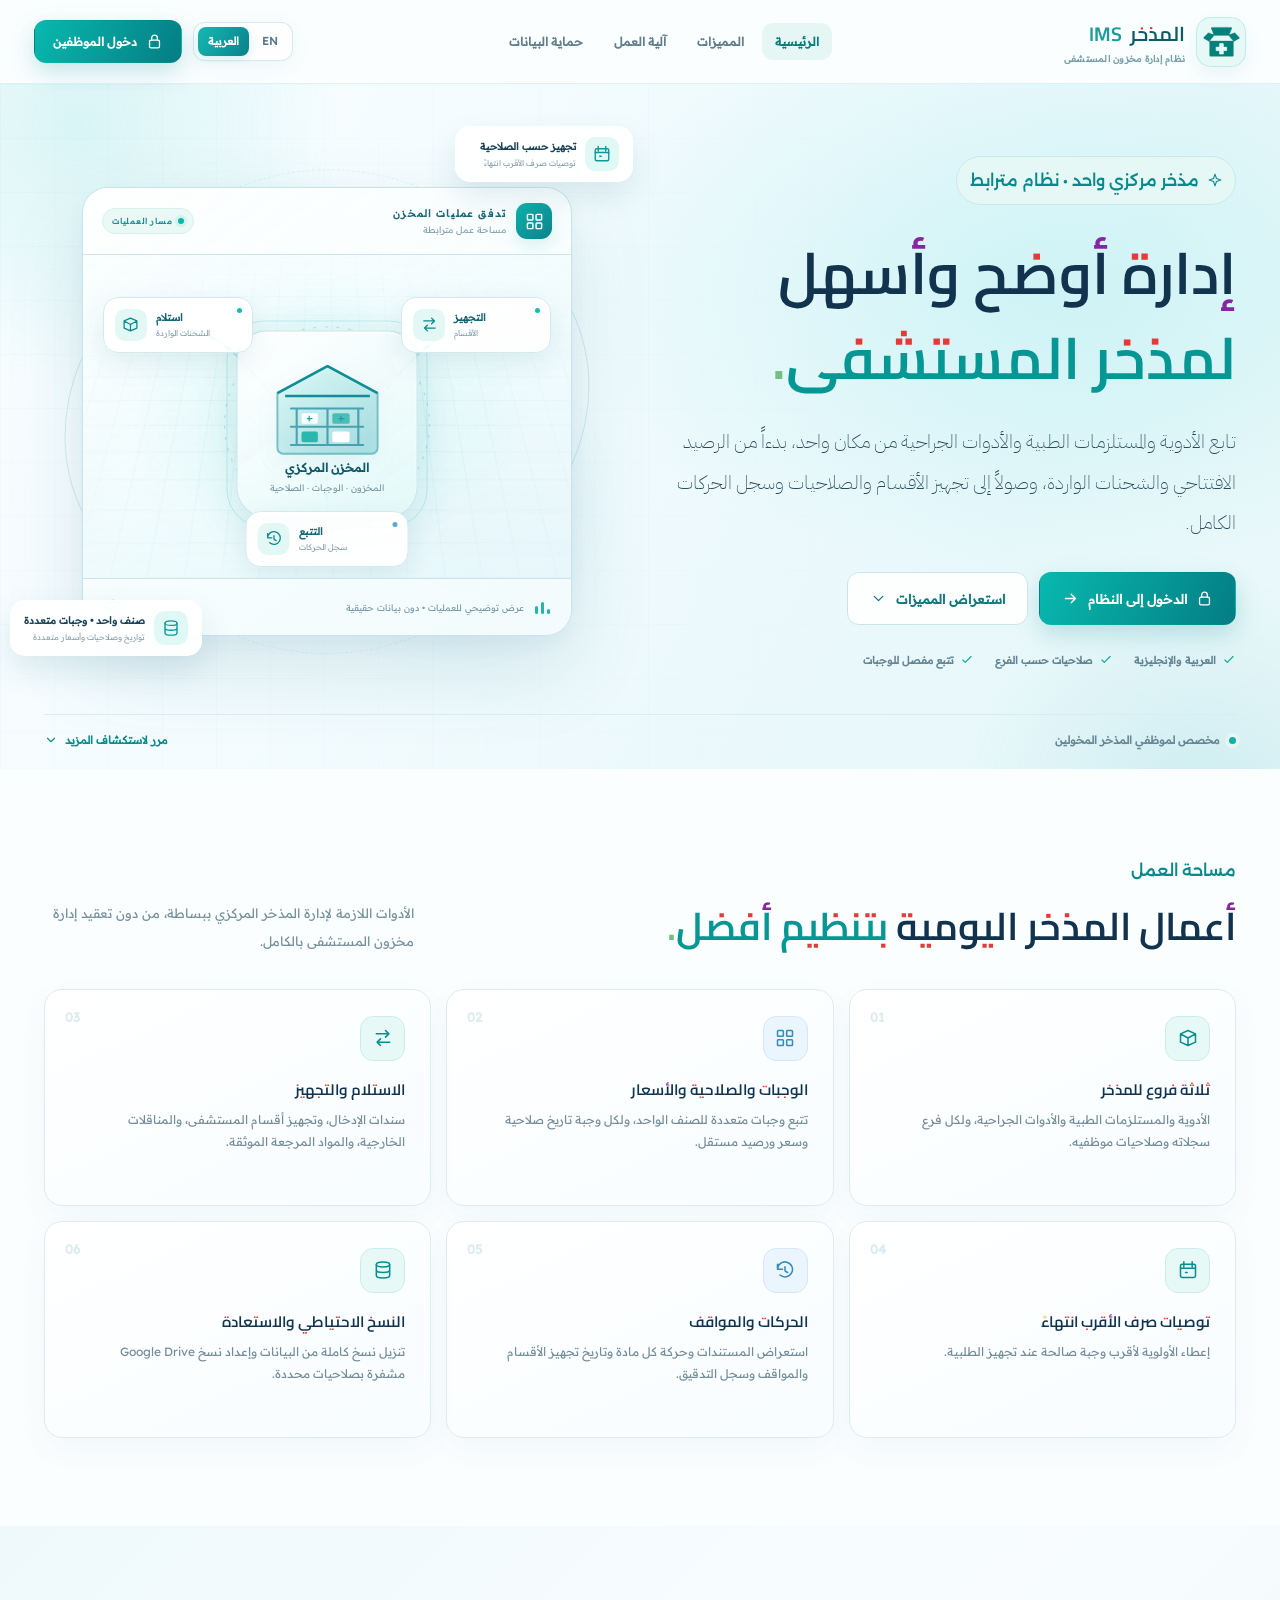
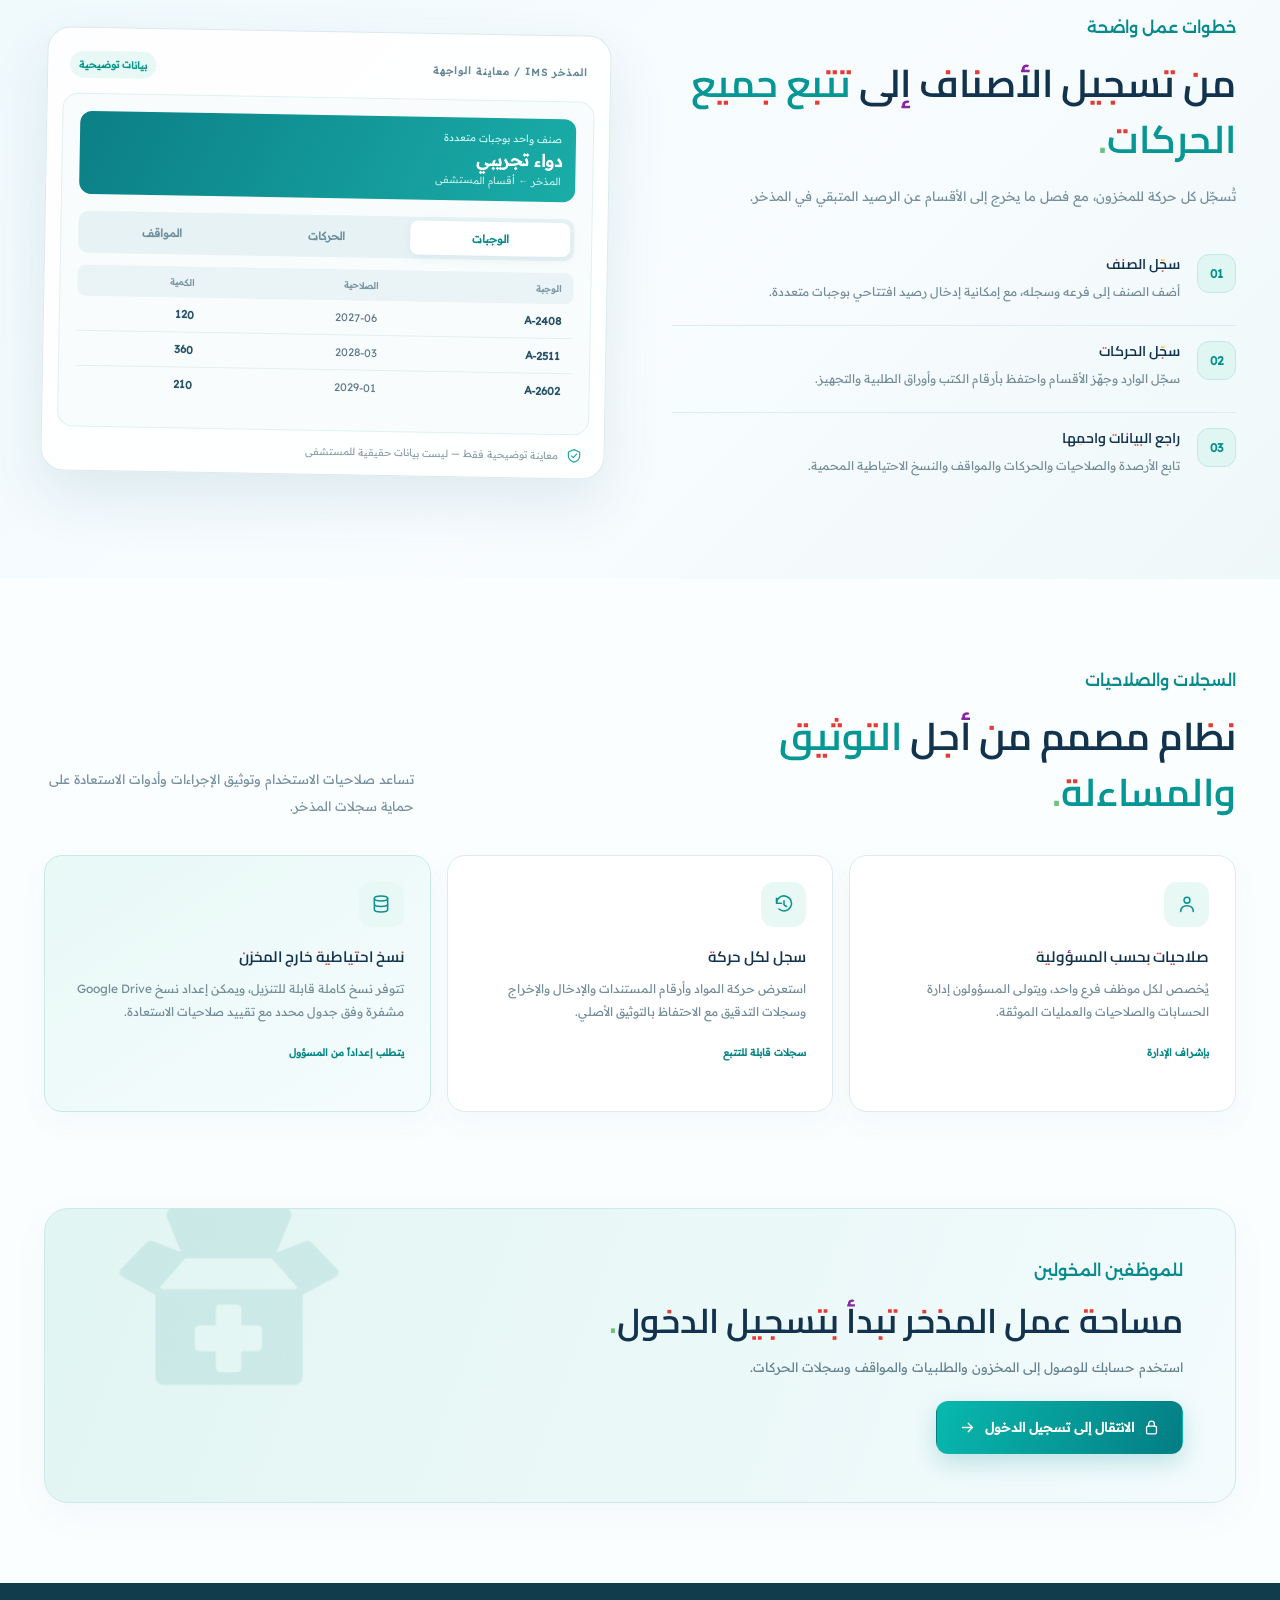
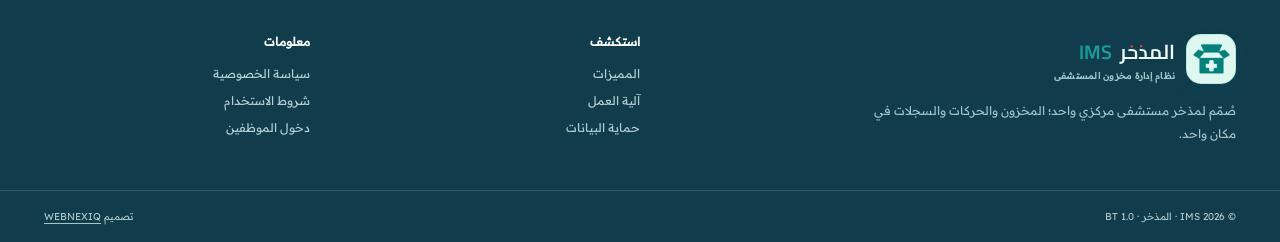
<file: static/index.html>
<!DOCTYPE html><html lang="ar" dir="rtl"><head><meta charset="UTF-8"><meta name="viewport" content="width=device-width,initial-scale=1"><meta name="theme-color" content="#eefafb"><link rel="icon" type="image/png" href="/static/favicon.png"><link rel="stylesheet" href="/static/marketing.css?v=bt1.0"><link rel="stylesheet" href="/static/language.css?v=bt1.0"><meta name="description" content="The central warehouse management system for medication, medical supplies and surgical instruments."><title>IMS — Hospital Warehouse</title><script>try{const l=localStorage.getItem('hospital-warehouse-language');if(l==='en'){document.documentElement.lang='en';document.documentElement.dir='ltr'}}catch(e){}document.documentElement.classList.add('i18n-pending');</script><link rel="stylesheet" href="/static/ims-typography.css?v=bt1.0"></head><body class="marketing-page home"><svg xmlns="http://www.w3.org/2000/svg" class="icon-defs" aria-hidden="true">
<symbol id="m-arrow" viewBox="0 0 24 24"><path d="M5 12h14m-6-6 6 6-6 6"/></symbol>
<symbol id="m-chev" viewBox="0 0 24 24"><path d="m6 9 6 6 6-6"/></symbol>
<symbol id="m-box" viewBox="0 0 24 24"><path d="m3 7 9-4 9 4v10l-9 4-9-4V7Zm0 0 9 5 9-5M12 12v9"/></symbol>
<symbol id="m-move" viewBox="0 0 24 24"><path d="M4 7h15l-4-4m4 4-4 4M20 17H5l4-4m-4 4 4 4"/></symbol>
<symbol id="m-calendar" viewBox="0 0 24 24"><rect x="3" y="5" width="18" height="16" rx="2"/><path d="M7 2v6m10-6v6M3 10h18m-12 5h2"/></symbol>
<symbol id="m-shield" viewBox="0 0 24 24"><path d="m12 2 9 4v6c0 5-3.4 8.5-9 10-5.6-1.5-9-5-9-10V6l9-4Z"/><path d="m8 12 3 3 5-6"/></symbol>
<symbol id="m-history" viewBox="0 0 24 24"><path d="M3 11a9 9 0 1 1 3 7M3 5v6h6m3-3v5l3 2"/></symbol>
<symbol id="m-database" viewBox="0 0 24 24"><ellipse cx="12" cy="5.5" rx="8" ry="3"/><path d="M4 5.5v13c0 4 16 4 16 0v-13M4 12c0 4 16 4 16 0"/></symbol>
<symbol id="m-user" viewBox="0 0 24 24"><circle cx="12" cy="7.5" r="3.5"/><path d="M4.5 21c0-4.5 3-7 7.5-7s7.5 2.5 7.5 7"/></symbol>
<symbol id="m-grid" viewBox="0 0 24 24"><rect x="3" y="3" width="7" height="7" rx="1"/><rect x="14" y="3" width="7" height="7" rx="1"/><rect x="3" y="14" width="7" height="7" rx="1"/><rect x="14" y="14" width="7" height="7" rx="1"/></symbol>
<symbol id="m-check" viewBox="0 0 24 24"><path d="m5 12 4 4L19 6"/></symbol>
<symbol id="m-lock" viewBox="0 0 24 24"><rect x="5" y="10" width="14" height="11" rx="2"/><path d="M8 10V7a4 4 0 0 1 8 0v3"/></symbol>
<symbol id="m-menu" viewBox="0 0 24 24"><path d="M4 6h16M4 12h16M4 18h16"/></symbol>
<symbol id="m-file" viewBox="0 0 24 24"><path d="M6 2h8l5 5v15H6a2 2 0 0 1-2-2V4a2 2 0 0 1 2-2Zm8 0v6h5M8 13h8M8 17h6"/></symbol>
<symbol id="m-spark" viewBox="0 0 24 24"><path d="m12 2 2.5 7.5L22 12l-7.5 2.5L12 22l-2.5-7.5L2 12l7.5-2.5Z"/></symbol>
</svg><header class="site-header"><div class="header-inner"><a class="m-brand" href="#home" aria-label="IMS Home"><span class="m-brand-badge"><img src="/static/ims-icon.png" alt="" width="46" height="46"></span><span class="m-brand-copy"><strong translate="no">المذخر <em>IMS</em></strong><small>Hospital inventory system</small></span></a><nav class="site-nav" id="siteNav" aria-label="Site navigation"><a href="#home" data-section="home">Home</a><a href="#features" data-section="features">Features</a><a href="#workflow" data-section="workflow">Workflow</a><a href="#protection" data-section="protection">Data protection</a></nav><div class="header-actions"><div class="language-switch" data-lang-switcher role="group" aria-label="Interface language"><button type="button" data-language="ar" aria-pressed="true" translate="no">العربية</button><button type="button" data-language="en" aria-pressed="false" translate="no">EN</button></div><a class="btn btn-primary head-login" href="/login.html"><svg class="ic " aria-hidden="true"><use href="#m-lock"/></svg><span>Staff login</span></a><button class="menu-trigger" type="button" aria-controls="siteNav" aria-expanded="false" aria-label="Toggle navigation"><svg class="ic " aria-hidden="true"><use href="#m-menu"/></svg></button></div></div></header><main>
<section class="hero section-anchor" id="home"><div class="glow glow-a"></div><div class="glow glow-b"></div><div class="container hero-layout"><div class="hero-copy"><div class="eyebrow"><svg class="ic " aria-hidden="true"><use href="#m-spark"/></svg> ONE CENTRAL WAREHOUSE • ONE CONNECTED SYSTEM</div><h1>A clearer way to run your <span>hospital warehouse.</span></h1><p class="hero-intro">Manage medications, medical supplies, and surgical instruments in one organized workspace—from opening balances and incoming shipments to department distribution, expiry dates and full movement history.</p><div class="hero-cta"><a class="btn btn-primary btn-lg" href="/login.html"><svg class="ic " aria-hidden="true"><use href="#m-lock"/></svg> Enter the system <svg class="ic " aria-hidden="true"><use href="#m-arrow"/></svg></a><a class="btn btn-soft btn-lg" href="#features">Explore features <svg class="ic " aria-hidden="true"><use href="#m-chev"/></svg></a></div><div class="hero-trust"><span><svg class="ic " aria-hidden="true"><use href="#m-check"/></svg> Arabic & English</span><span><svg class="ic " aria-hidden="true"><use href="#m-check"/></svg> Branch-based permissions</span><span><svg class="ic " aria-hidden="true"><use href="#m-check"/></svg> Detailed batch tracking</span></div></div><div class="hero-art" data-hero-scene aria-label="Interactive illustration of connected warehouse operations">
  <div class="scene-ambient scene-ambient-a" aria-hidden="true"></div>
  <div class="scene-ambient scene-ambient-b" aria-hidden="true"></div>
  <div class="scene-orbit scene-orbit-one" aria-hidden="true"></div>
  <div class="scene-orbit scene-orbit-two" aria-hidden="true"></div>
  <div class="network-shell" data-hero-tilt>
    <div class="network-head">
      <div class="network-head-title"><span class="network-glyph"><svg class="ic" aria-hidden="true"><use href="#m-grid"/></svg></span><span><strong>WAREHOUSE FLOW</strong><small>One connected workspace</small></span></div>
      <span class="network-model-label"><i></i> SYSTEM FLOW</span>
    </div>
    <div class="network-stage">
      <div class="network-grid" aria-hidden="true"></div>
      <div class="network-spotlight" aria-hidden="true"></div>
      <svg class="network-tracks" viewBox="0 0 500 350" preserveAspectRatio="none" aria-hidden="true">
        <path class="track-base" d="M250 183 C188 182 177 95 107 80"/>
        <path class="track-flow" d="M250 183 C188 182 177 95 107 80"/>
        <path class="track-base" d="M250 183 C312 182 321 95 393 80"/>
        <path class="track-flow track-delay" d="M250 183 C312 182 321 95 393 80"/>
        <path class="track-base" d="M250 183 C250 228 250 252 250 275"/>
        <path class="track-flow track-delay-two" d="M250 183 C250 228 250 252 250 275"/>
        <circle cx="250" cy="183" r="77" class="track-halo"/>
        <circle cx="250" cy="183" r="105" class="track-dashed"/>
      </svg>
      <div class="network-core">
        <div class="core-halo" aria-hidden="true"></div>
        <div class="core-building" aria-hidden="true">
          <svg viewBox="0 0 132 108" class="core-building-svg" xmlns="http://www.w3.org/2000/svg">
            <defs><linearGradient id="buildingFill" x1="0" y1="0" x2="1" y2="1"><stop stop-color="#c9f5f0"/><stop offset="1" stop-color="#72c9cf"/></linearGradient></defs>
            <path d="M14 39 66 11l52 28v57a6 6 0 0 1-6 6H20a6 6 0 0 1-6-6Z" fill="url(#buildingFill)" opacity=".53" stroke="#118d98" stroke-width="2"/>
            <path d="M14 39 66 11l52 28M22 42h88" fill="none" stroke="#118d98" stroke-width="2.7" stroke-linejoin="round"/>
            <path d="M34 55v38M66 55v38M98 55v38M28 93h75M28 74h75M28 55h75" stroke="#278c9d" stroke-width="2.2" stroke-linecap="round" opacity=".76"/>
            <rect x="39" y="60" width="17" height="11" rx="2" fill="#fff" opacity=".96"/><rect x="71" y="60" width="18" height="11" rx="2" fill="#25b1a7" opacity=".75"/>
            <rect x="39" y="79" width="17" height="11" rx="2" fill="#10afa5" opacity=".85"/><rect x="71" y="79" width="18" height="11" rx="2" fill="#fff" opacity=".96"/>
            <path d="M47 63v5m-2-2.5h5M80 63v5m-2-2.5h5" stroke="#2498a4" stroke-width="1.2" stroke-linecap="round"/>
          </svg>
        </div>
        <strong>Central warehouse</strong>
        <small>Stock · Lots · Expiry</small>
      </div>
      <div class="network-node network-node-receive"><span class="node-icon"><svg class="ic" aria-hidden="true"><use href="#m-box"/></svg></span><span><strong>Receive</strong><small>Incoming stock</small></span><i aria-hidden="true"></i></div>
      <div class="network-node network-node-issue"><span class="node-icon"><svg class="ic" aria-hidden="true"><use href="#m-move"/></svg></span><span><strong>Distribute</strong><small>Departments</small></span><i aria-hidden="true"></i></div>
      <div class="network-node network-node-track"><span class="node-icon"><svg class="ic" aria-hidden="true"><use href="#m-history"/></svg></span><span><strong>Trace</strong><small>Movement history</small></span><i aria-hidden="true"></i></div>
      <div class="network-scanline" aria-hidden="true"></div>
    </div>
    <div class="network-foot"><span class="network-foot-pulse" aria-hidden="true"><i></i><i></i><i></i></span><small>Illustrative workflow • No live data</small><svg class="ic" aria-hidden="true"><use href="#m-shield"/></svg></div>
  </div>
  <div class="scene-float scene-float-top"><span class="stat-icon"><svg class="ic" aria-hidden="true"><use href="#m-calendar"/></svg></span><div><strong>Expiry-aware issuing</strong><small>FEFO recommendations</small></div></div>
  <div class="scene-float scene-float-bottom"><span class="stat-icon"><svg class="ic" aria-hidden="true"><use href="#m-database"/></svg></span><div><strong>One item · Multiple lots</strong><small>Batch, expiry and price history</small></div></div>
</div></div><div class="container hero-bottom"><span class="live-chip"><i></i> Built for authorized warehouse staff</span><a href="#features" class="scroll-cue">Scroll to discover <svg class="ic " aria-hidden="true"><use href="#m-chev"/></svg></a></div></section>
<section class="section feature-section section-anchor" id="features"><div class="container"><div class="section-heading"><div><span class="section-kicker">THE WORKSPACE</span><h2>Everyday warehouse work, <span>well organized.</span></h2></div><p>The essential tools for a single central warehouse—not a complicated hospital-wide system.</p></div><div class="feature-grid"><article class="feature-card"><span class="feature-icon"><svg class="ic " aria-hidden="true"><use href="#m-box"/></svg></span><h3>Three warehouse branches</h3><p>Medications, medical supplies and surgical instruments, each with its own registers and staff access.</p><span class="card-index" aria-hidden="true">01</span></article><article class="feature-card"><span class="feature-icon"><svg class="ic " aria-hidden="true"><use href="#m-grid"/></svg></span><h3>Batches, expiry and prices</h3><p>Track multiple lots for one item, with individual dates, unit prices and remaining quantities.</p><span class="card-index" aria-hidden="true">02</span></article><article class="feature-card"><span class="feature-icon"><svg class="ic " aria-hidden="true"><use href="#m-move"/></svg></span><h3>Receiving and distribution</h3><p>Incoming receipts, internal department issues, external transfers and documented returns.</p><span class="card-index" aria-hidden="true">03</span></article><article class="feature-card"><span class="feature-icon"><svg class="ic " aria-hidden="true"><use href="#m-calendar"/></svg></span><h3>FEFO recommendations</h3><p>Prioritize the earliest usable expiry when preparing outgoing shipments.</p><span class="card-index" aria-hidden="true">04</span></article><article class="feature-card"><span class="feature-icon"><svg class="ic " aria-hidden="true"><use href="#m-history"/></svg></span><h3>Movements and reports</h3><p>Trace documents, individual items, department history, stock statements and audit records.</p><span class="card-index" aria-hidden="true">05</span></article><article class="feature-card"><span class="feature-icon"><svg class="ic " aria-hidden="true"><use href="#m-database"/></svg></span><h3>Backup and recovery</h3><p>Download full backups and configure encrypted Google Drive copies with restricted access.</p><span class="card-index" aria-hidden="true">06</span></article></div></div></section>
<section class="section workflow-section section-anchor" id="workflow"><div class="container workflow-layout"><div class="workflow-text"><span class="section-kicker">A SIMPLE WORKFLOW</span><h2>From registration to <span>complete traceability.</span></h2><p class="section-desc">Each stock change is recorded, while department distributions remain distinct from warehouse inventory.</p><div class="steps"><article class="step"><span class="step-num">01</span><div><h3>Register</h3><p>Add an item to its branch and book, with optional multiple opening lots for existing stock.</p></div></article><article class="step"><span class="step-num">02</span><div><h3>Record movements</h3><p>Receive shipments, distribute to departments and keep each paper document reference.</p></div></article><article class="step"><span class="step-num">03</span><div><h3>Review and protect</h3><p>Check stock, expiry, movement history, reports and access-controlled backups.</p></div></article></div></div><div class="preview-card"><div class="preview-top"><span class="preview-label">IMS / WORKSPACE PREVIEW</span><span class="sample-chip">Illustrative data</span></div><div class="preview-inner"><div class="preview-tile"><span>One item, multiple lots</span><strong>Medication A</strong><small>Warehouse → Department</small></div><div class="preview-tabs" role="tablist" aria-label="Preview sections"><button type="button" role="tab" data-preview="lots" aria-selected="true" class="active">Lots</button><button type="button" role="tab" data-preview="history" aria-selected="false">Movements</button><button type="button" role="tab" data-preview="statements" aria-selected="false">Statements</button></div><div class="preview-body" data-preview-panel="lots" role="tabpanel"><div class="lot-head"><span>Batch</span><span>Expires</span><span>Quantity</span></div><div class="lot-row"><b>A-2408</b><span>2027-06</span><strong>120</strong></div><div class="lot-row"><b>A-2511</b><span>2028-03</span><strong>360</strong></div><div class="lot-row"><b>A-2602</b><span>2029-01</span><strong>210</strong></div></div><div class="preview-body" data-preview-panel="history" role="tabpanel" hidden><div class="activity"><span class="activity-mark in">+</span><div><strong>Stock receipt</strong><small>Pharmacy department • Batch A-2602</small></div><b>+210</b></div><div class="activity"><span class="activity-mark out">−</span><div><strong>Department issue</strong><small>Internal department • Batch A-2408</small></div><b>−75</b></div></div><div class="preview-body" data-preview-panel="statements" role="tabpanel" hidden><div class="statement-row"><div><strong>Near expiry</strong><small>Dates within selected period</small></div><span class="tag tag-amber">Review</span></div><div class="statement-row"><div><strong>Scarce / surplus</strong><small>Monthly requirement thresholds</small></div><span class="tag tag-teal">Filterable</span></div><div class="statement-row"><div><strong>Missing stock</strong><small>Items with zero quantity</small></div><span class="tag tag-blue">Available</span></div></div></div><div class="preview-foot"><svg class="ic " aria-hidden="true"><use href="#m-shield"/></svg> Demo preview only — not live hospital records</div></div></div></section>
<section class="section protection-section section-anchor" id="protection"><div class="container"><div class="section-heading"><div><span class="section-kicker">RECORDS & ACCESS</span><h2>Designed for <span>accountability.</span></h2></div><p>Clear permissions, traceable actions and data recovery tools work together to help protect warehouse records.</p></div><div class="protection-grid"><article class="protection-card"><span class="protection-icon"><svg class="ic " aria-hidden="true"><use href="#m-user"/></svg></span><h3>Access based on responsibility</h3><p>Staff are assigned to one warehouse branch. Administrators manage accounts, permissions and documented operations.</p><div class="mini-label">Admin controlled</div></article><article class="protection-card"><span class="protection-icon"><svg class="ic " aria-hidden="true"><use href="#m-history"/></svg></span><h3>A history for every movement</h3><p>Review individual item movements, paper references, receipts, issues and audit records without losing the original trail.</p><div class="mini-label">Traceable records</div></article><article class="protection-card emphasized"><span class="protection-icon"><svg class="ic " aria-hidden="true"><use href="#m-database"/></svg></span><h3>Backup beyond the warehouse</h3><p>Full database exports are available. Optional encrypted Google Drive backups can run on a configured schedule, with restricted restoration.</p><div class="mini-label">Requires administrator setup</div></article></div></div></section>
<section class="closing-cta"><div class="container"><div class="cta-surface"><span class="section-kicker">AUTHORIZED PERSONNEL</span><h2>Your warehouse workspace is one sign-in away.</h2><p>Use your assigned account to access the inventory, shipments, statements and movement records.</p><a class="btn btn-primary btn-lg" href="/login.html"><svg class="ic " aria-hidden="true"><use href="#m-lock"/></svg> Go to staff login <svg class="ic " aria-hidden="true"><use href="#m-arrow"/></svg></a><div class="cta-glass-mark"><img src="/static/ims-icon.png" alt="" loading="lazy"></div></div></div></section></main><footer class="site-footer"><div class="footer-inner"><div class="footer-brand"><a class="m-brand" href="#home" aria-label="IMS Home"><span class="m-brand-badge"><img src="/static/ims-icon.png" alt="" width="46" height="46"></span><span class="m-brand-copy"><strong translate="no">المذخر <em>IMS</em></strong><small>Hospital inventory system</small></span></a><p>Built for one central hospital warehouse. Inventory, movements, and records in one place.</p></div><div class="footer-links"><span>Explore</span><a href="#features">Features</a><a href="#workflow">Workflow</a><a href="#protection">Data protection</a></div><div class="footer-links"><span>Information</span><a href="/privacy.html">Privacy Policy</a><a href="/terms.html">Terms of Use</a><a href="/login.html">Staff login</a></div></div><div class="footer-bottom"><span>© 2026 IMS · المذخر · BT 1.0</span><span><span>Designed by</span> <a href="https://www.webnexiq.com" target="_blank" rel="noopener noreferrer" translate="no">WEBNEXIQ</a></span></div></footer><script src="/static/i18n.js?v=bt1.0"></script><script src="/static/marketing.js?v=bt1.0"></script></body></html>
</file>
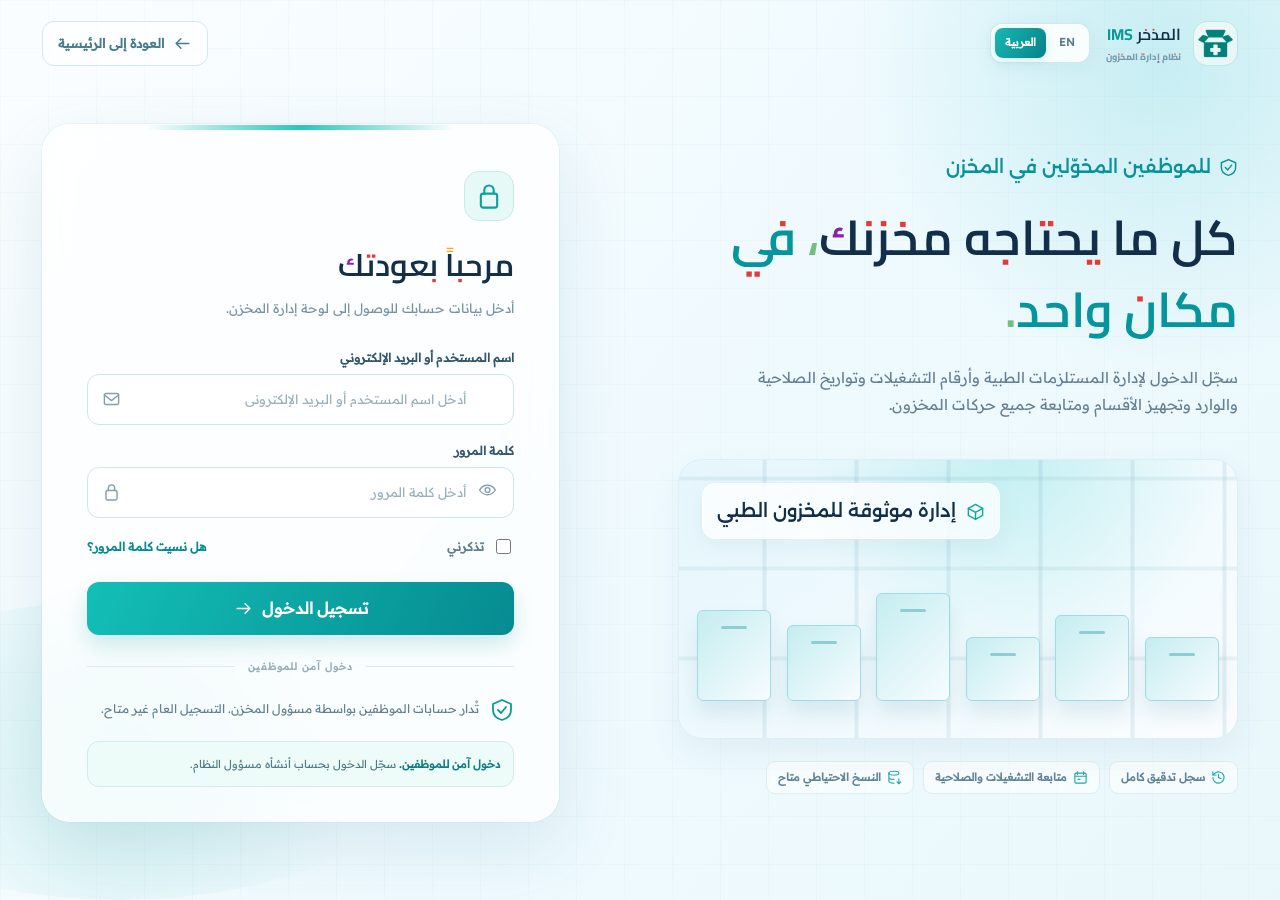
<file: static/login.html>
<!DOCTYPE html><html lang="ar" dir="rtl"><head><meta charset="UTF-8"><meta name="viewport" content="width=device-width,initial-scale=1.0"><meta name="theme-color" content="#f3fbfd"><link rel="icon" type="image/png" href="/static/favicon.png"><title>Sign In — Hospital Warehouse IMS</title><link rel="stylesheet" href="/static/styles.css?v=bt1.0"><link rel="stylesheet" href="/static/language.css?v=bt1.0"><script>try{const v=localStorage.getItem('hospital-warehouse-language');if(v==='en'){document.documentElement.lang='en';document.documentElement.dir='ltr';}}catch(_e){}document.documentElement.classList.add('i18n-pending');</script><link rel="stylesheet" href="/static/official-brand.css?v=bt1.0"><link rel="stylesheet" href="/static/ims-typography.css?v=bt1.0"></head><body class="login-page">
<div class="login-orb one"></div><div class="login-orb two"></div>
<header class="login-nav"><a class="logo" href="index.html"><span class="logo-mark"><img src="/static/ims-icon.png" alt="" width="40" height="40"></span><span class="logo-name"><span translate="no">المذخر <b>IMS</b></span><span class="logo-sub">Inventory Management System</span></span></a><div class="language-switch" data-lang-switcher role="group" aria-label="Interface language"><button type="button" data-language="ar" aria-pressed="true" translate="no">العربية</button><button type="button" data-language="en" aria-pressed="false" translate="no">EN</button></div><a href="index.html" class="back-link"><svg class="i"><use href="#ico-left"/></svg><span>Back to Home</span></a></header>
<main class="login-content"><section class="login-art"><span class="eyebrow"><svg class="i"><use href="#ico-shield"/></svg> Authorized warehouse personnel</span><h1>Everything your warehouse needs, <span>in one place.</span></h1><p>Sign in to manage medical supplies, batch numbers, expiration dates, incoming receipts, department distribution and every recorded movement.</p><div class="warehouse-visual" aria-hidden="true"><div class="visual-glass"><svg class="i"><use href="#ico-package"/></svg> Reliable medical stock management</div><div class="shelf"><div class="crate"></div><div class="crate"></div><div class="crate"></div><div class="crate"></div><div class="crate"></div><div class="crate"></div></div></div><div class="tag-group"><span><svg class="i"><use href="#ico-history"/></svg> Full audit history</span><span><svg class="i"><use href="#ico-calendar"/></svg> Batch & expiry control</span><span><svg class="i"><use href="#ico-backup"/></svg> Backup ready</span></div></section>
<section class="login-card" aria-label="Warehouse sign in"><div class="card-icon"><svg class="i"><use href="#ico-lock"/></svg></div><h2>Welcome back</h2><p class="subtitle">Enter your account details to access the warehouse dashboard.</p><form id="loginForm" autocomplete="off"><div class="field"><label for="email">Username or email</label><div class="input-wrap"><svg class="i field-ico"><use href="#ico-mail"/></svg><input id="email" name="email" type="text" placeholder="Enter your username or email" required autocomplete="off"></div></div><div class="field"><label for="password">Password</label><div class="input-wrap"><svg class="i field-ico"><use href="#ico-lock"/></svg><input id="password" name="password" type="password" placeholder="Enter your password" required autocomplete="off"><button type="button" id="eyeToggle" class="eye-btn" aria-label="Show password"><svg class="i"><use id="eyeSymbol" href="#ico-eye"/></svg></button></div></div><div class="login-tools"><label class="checkbox-label"><input type="checkbox" id="remember"> Remember me</label><a href="#" id="forgot">Forgot password?</a></div><button class="gradient-btn login-submit" type="submit">Sign In <svg class="i"><use href="#ico-right"/></svg></button></form><div class="login-divider">SECURE STAFF ACCESS</div><div class="security-line"><svg class="i"><use href="#ico-shield"/></svg><span>Accounts are managed by the warehouse administrator. No public sign-up.</span></div><div class="demo-note"><b>Secure staff access.</b> Sign in using an administrator-created account.</div></section></main>
<script src="/static/i18n.js?v=bt1.0"></script><script src="/static/icons.js?v=bt1.0"></script><script src="/static/login.js?v=bt1.0"></script></body></html>
</file>
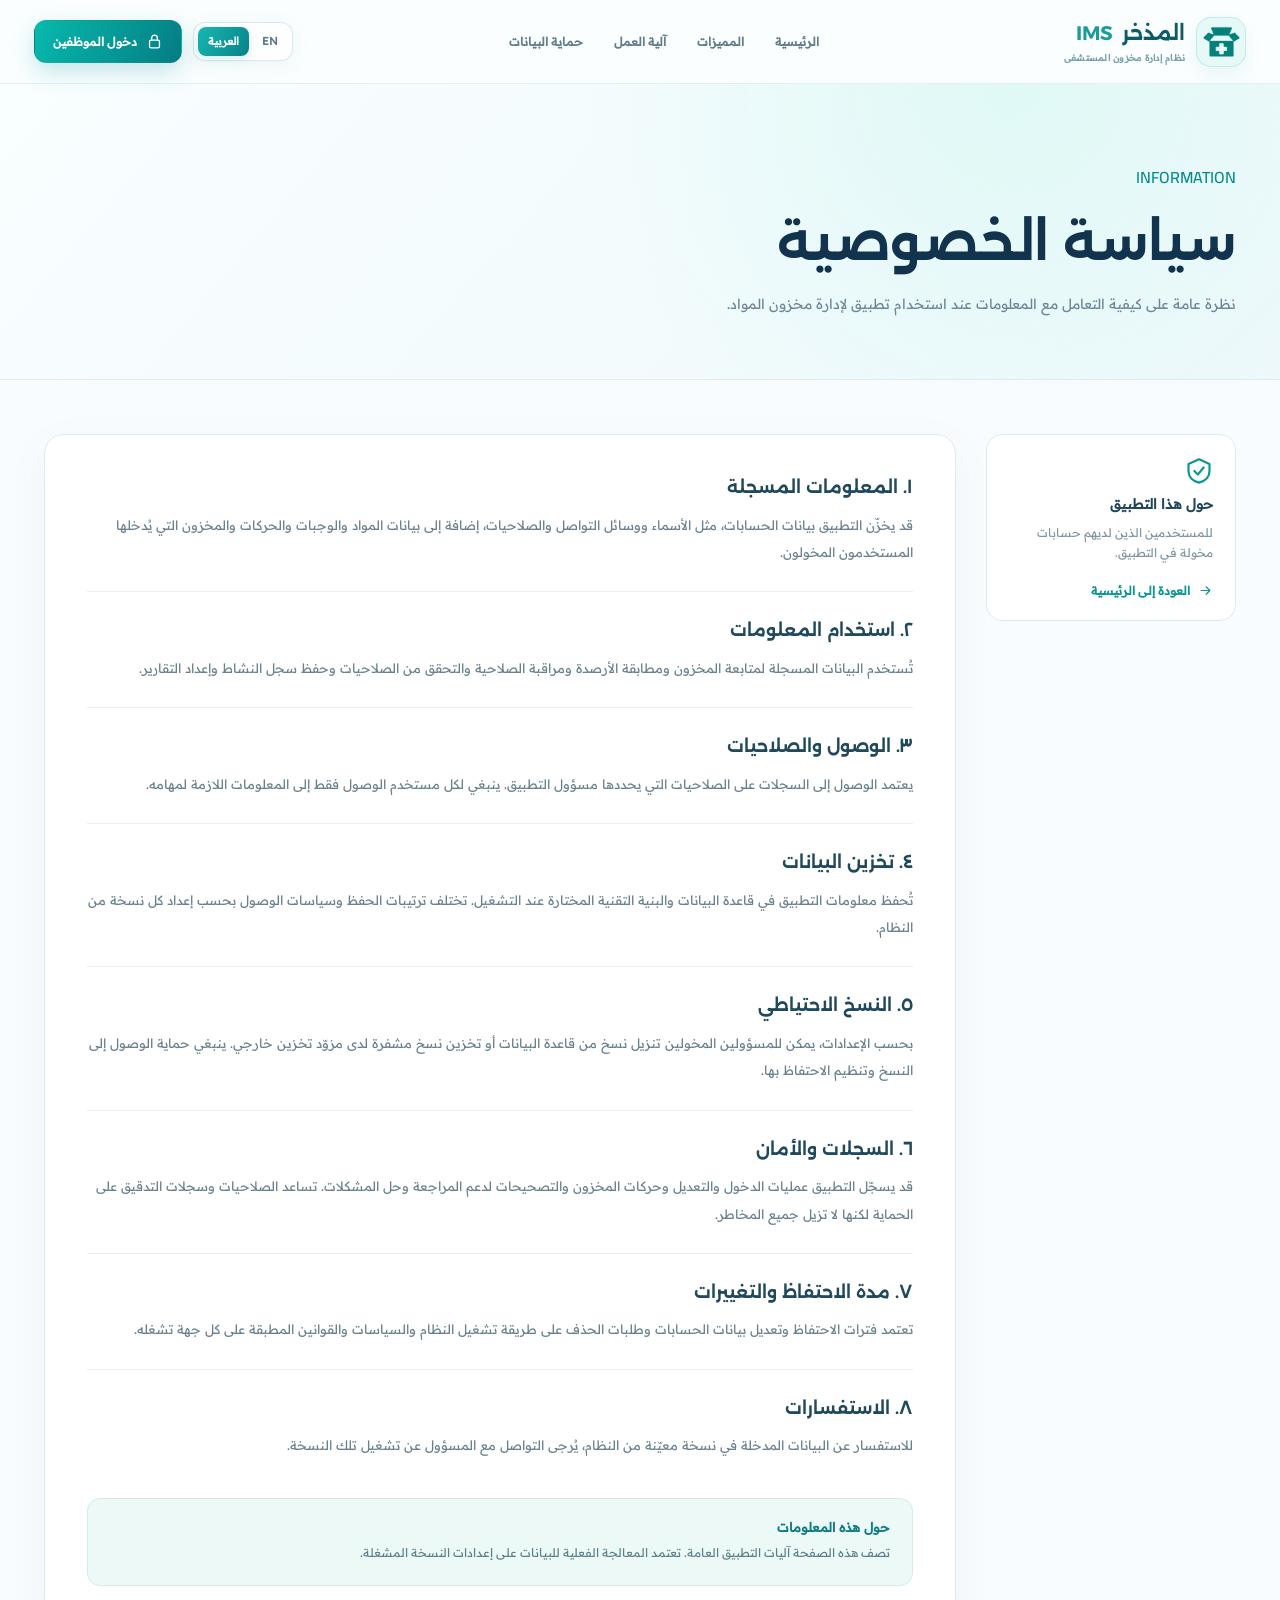
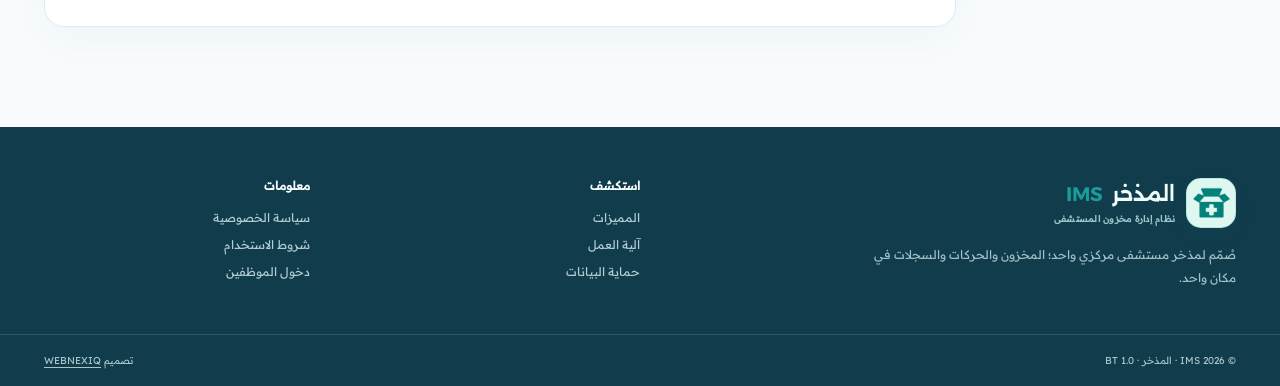
<file: static/privacy.html>
<!DOCTYPE html>
<html dir="rtl" lang="ar"><head><meta charset="utf-8"/><meta content="width=device-width,initial-scale=1" name="viewport"/><meta content="#eefafb" name="theme-color"/><link href="/static/favicon.png" rel="icon" type="image/png"/><link href="/static/marketing.css?v=bt1.0" rel="stylesheet"/><link href="/static/language.css?v=bt1.0" rel="stylesheet"/><meta content="General information about the privacy practices of this application." name="description"/><title>Privacy Policy — IMS</title><script>try{const l=localStorage.getItem('hospital-warehouse-language');if(l==='en'){document.documentElement.lang='en';document.documentElement.dir='ltr'}}catch(e){}document.documentElement.classList.add('i18n-pending');</script><link rel="stylesheet" href="/static/ims-typography.css?v=bt1.0"></head><body class="marketing-page legal-page"><svg aria-hidden="true" class="icon-defs" xmlns="http://www.w3.org/2000/svg">
<symbol id="m-arrow" viewbox="0 0 24 24"><path d="M5 12h14m-6-6 6 6-6 6"></path></symbol>
<symbol id="m-chev" viewbox="0 0 24 24"><path d="m6 9 6 6 6-6"></path></symbol>
<symbol id="m-box" viewbox="0 0 24 24"><path d="m3 7 9-4 9 4v10l-9 4-9-4V7Zm0 0 9 5 9-5M12 12v9"></path></symbol>
<symbol id="m-move" viewbox="0 0 24 24"><path d="M4 7h15l-4-4m4 4-4 4M20 17H5l4-4m-4 4 4 4"></path></symbol>
<symbol id="m-calendar" viewbox="0 0 24 24"><rect height="16" rx="2" width="18" x="3" y="5"></rect><path d="M7 2v6m10-6v6M3 10h18m-12 5h2"></path></symbol>
<symbol id="m-shield" viewbox="0 0 24 24"><path d="m12 2 9 4v6c0 5-3.4 8.5-9 10-5.6-1.5-9-5-9-10V6l9-4Z"></path><path d="m8 12 3 3 5-6"></path></symbol>
<symbol id="m-history" viewbox="0 0 24 24"><path d="M3 11a9 9 0 1 1 3 7M3 5v6h6m3-3v5l3 2"></path></symbol>
<symbol id="m-database" viewbox="0 0 24 24"><ellipse cx="12" cy="5.5" rx="8" ry="3"></ellipse><path d="M4 5.5v13c0 4 16 4 16 0v-13M4 12c0 4 16 4 16 0"></path></symbol>
<symbol id="m-user" viewbox="0 0 24 24"><circle cx="12" cy="7.5" r="3.5"></circle><path d="M4.5 21c0-4.5 3-7 7.5-7s7.5 2.5 7.5 7"></path></symbol>
<symbol id="m-grid" viewbox="0 0 24 24"><rect height="7" rx="1" width="7" x="3" y="3"></rect><rect height="7" rx="1" width="7" x="14" y="3"></rect><rect height="7" rx="1" width="7" x="3" y="14"></rect><rect height="7" rx="1" width="7" x="14" y="14"></rect></symbol>
<symbol id="m-check" viewbox="0 0 24 24"><path d="m5 12 4 4L19 6"></path></symbol>
<symbol id="m-lock" viewbox="0 0 24 24"><rect height="11" rx="2" width="14" x="5" y="10"></rect><path d="M8 10V7a4 4 0 0 1 8 0v3"></path></symbol>
<symbol id="m-menu" viewbox="0 0 24 24"><path d="M4 6h16M4 12h16M4 18h16"></path></symbol>
<symbol id="m-file" viewbox="0 0 24 24"><path d="M6 2h8l5 5v15H6a2 2 0 0 1-2-2V4a2 2 0 0 1 2-2Zm8 0v6h5M8 13h8M8 17h6"></path></symbol>
<symbol id="m-spark" viewbox="0 0 24 24"><path d="m12 2 2.5 7.5L22 12l-7.5 2.5L12 22l-2.5-7.5L2 12l7.5-2.5Z"></path></symbol>
</svg><header class="site-header"><div class="header-inner"><a aria-label="IMS Home" class="m-brand" href="/index.html#home"><span class="m-brand-badge"><img alt="" height="46" src="/static/ims-icon.png" width="46"/></span><span class="m-brand-copy"><strong translate="no">المذخر <em>IMS</em></strong><small>Hospital inventory system</small></span></a><nav aria-label="Site navigation" class="site-nav" id="siteNav"><a data-section="home" href="/index.html#home">Home</a><a data-section="features" href="/index.html#features">Features</a><a data-section="workflow" href="/index.html#workflow">Workflow</a><a data-section="protection" href="/index.html#protection">Data protection</a></nav><div class="header-actions"><div aria-label="Interface language" class="language-switch" data-lang-switcher="" role="group"><button aria-pressed="true" data-language="ar" translate="no" type="button">العربية</button><button aria-pressed="false" data-language="en" translate="no" type="button">EN</button></div><a class="btn btn-primary head-login" href="/login.html"><svg aria-hidden="true" class="ic"><use href="#m-lock"></use></svg><span>Staff login</span></a><button aria-controls="siteNav" aria-expanded="false" aria-label="Toggle navigation" class="menu-trigger" type="button"><svg aria-hidden="true" class="ic"><use href="#m-menu"></use></svg></button></div></div></header><main><section class="legal-hero"><div class="container"><span class="section-kicker">INFORMATION</span><h1>Privacy Policy</h1><p>A general overview of how information may be handled when using a warehouse inventory management application.</p></div></section><section class="legal-content"><div class="container legal-layout"><aside class="legal-aside"><div class="legal-side-card"><svg aria-hidden="true" class="ic"><use href="#m-shield"></use></svg><strong>About this application</strong><p>For users with authorized application accounts.</p><a href="/index.html"><svg aria-hidden="true" class="ic"><use href="#m-arrow"></use></svg> Back to home</a></div></aside><div class="legal-paper"><section class="legal-section"><h2>1. Information recorded</h2><p>The application may store account details such as names, contact information and access roles, as well as product, batch, transaction and inventory records entered by authorized users.</p></section><section class="legal-section"><h2>2. How information is used</h2><p>Recorded information supports inventory tracking, stock reconciliation, expiry monitoring, authorization checks, activity history, and generating reports.</p></section><section class="legal-section"><h2>3. Access and permissions</h2><p>Access to stored records depends on the permissions configured by the application administrator. Users should access only the information needed for their assigned responsibilities.</p></section><section class="legal-section"><h2>4. Data storage</h2><p>Application information is stored in the database and infrastructure selected for deployment. Storage arrangements and access policies depend on the particular installation.</p></section><section class="legal-section"><h2>5. Backups</h2><p>Where configured, database copies may be downloaded by authorized administrators or stored as encrypted backups using an external storage provider. Backup access and retention should be managed securely.</p></section><section class="legal-section"><h2>6. Logs and security</h2><p>The application may record sign-ins, edits, inventory movements, and corrections to support accountability and troubleshooting. Access controls and audit records help protect records but cannot eliminate every security risk.</p></section><section class="legal-section"><h2>7. Retention and changes</h2><p>Retention periods, account information changes, and deletion requests depend on the way the application is operated and the laws and policies applicable to the deployment.</p></section><section class="legal-section"><h2>8. Questions</h2><p>For questions about data entered into a particular installation, contact the administrator responsible for that deployment.</p></section><div class="legal-ending"><strong>About this information</strong><p>This page describes general application practices. Actual processing depends on the configured installation.</p></div></div></div></section></main><footer class="site-footer"><div class="footer-inner"><div class="footer-brand"><a aria-label="IMS Home" class="m-brand" href="/index.html#home"><span class="m-brand-badge"><img alt="" height="46" src="/static/ims-icon.png" width="46"/></span><span class="m-brand-copy"><strong translate="no">المذخر <em>IMS</em></strong><small>Hospital inventory system</small></span></a><p>Built for one central hospital warehouse. Inventory, movements, and records in one place.</p></div><div class="footer-links"><span>Explore</span><a href="/index.html#features">Features</a><a href="/index.html#workflow">Workflow</a><a href="/index.html#protection">Data protection</a></div><div class="footer-links"><span>Information</span><a href="/privacy.html">Privacy Policy</a><a href="/terms.html">Terms of Use</a><a href="/login.html">Staff login</a></div></div><div class="footer-bottom"><span>© 2026 IMS · المذخر · BT 1.0</span><span><span>Designed by</span> <a href="https://www.webnexiq.com" target="_blank" rel="noopener noreferrer" translate="no">WEBNEXIQ</a></span></div></footer><script src="/static/i18n.js?v=bt1.0"></script><script src="/static/marketing.js?v=bt1.0"></script></body></html>
</file>
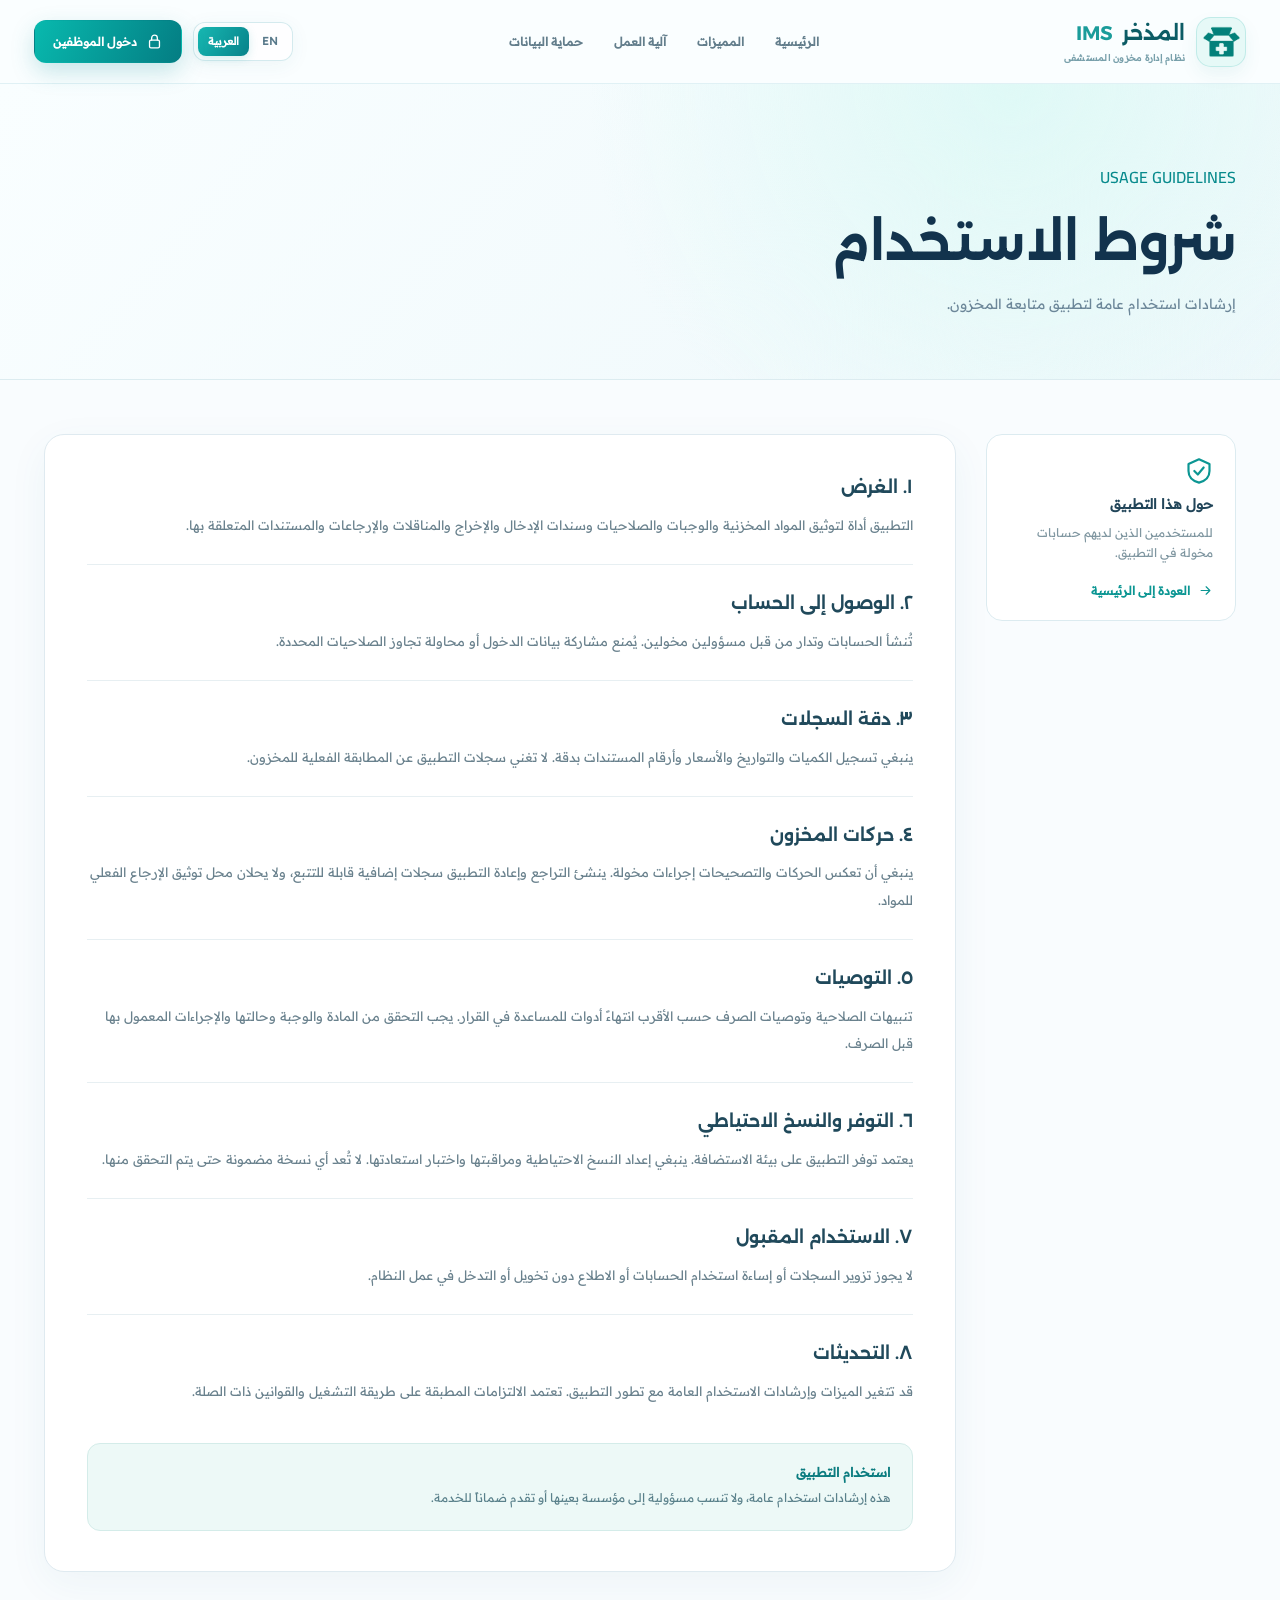
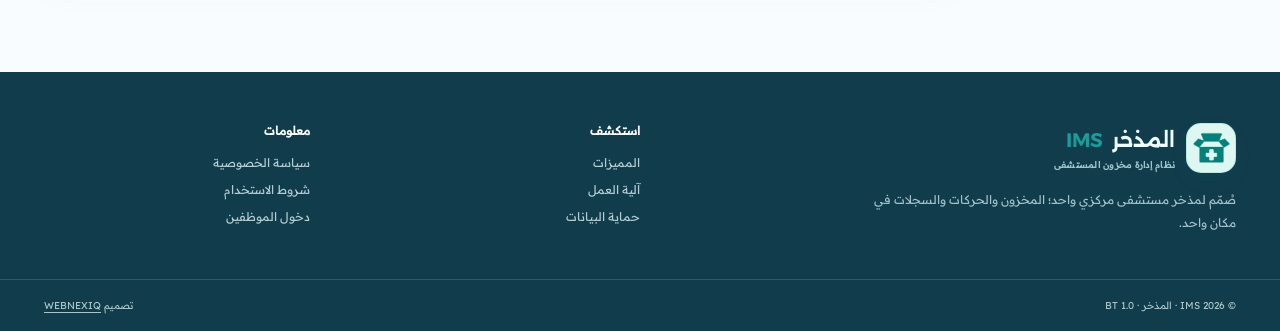
<file: static/terms.html>
<!DOCTYPE html>
<html dir="rtl" lang="ar"><head><meta charset="utf-8"/><meta content="width=device-width,initial-scale=1" name="viewport"/><meta content="#eefafb" name="theme-color"/><link href="/static/favicon.png" rel="icon" type="image/png"/><link href="/static/marketing.css?v=bt1.0" rel="stylesheet"/><link href="/static/language.css?v=bt1.0" rel="stylesheet"/><meta content="General information about using this application." name="description"/><title>Terms of Use — IMS</title><script>try{const l=localStorage.getItem('hospital-warehouse-language');if(l==='en'){document.documentElement.lang='en';document.documentElement.dir='ltr'}}catch(e){}document.documentElement.classList.add('i18n-pending');</script><link rel="stylesheet" href="/static/ims-typography.css?v=bt1.0"></head><body class="marketing-page legal-page"><svg aria-hidden="true" class="icon-defs" xmlns="http://www.w3.org/2000/svg">
<symbol id="m-arrow" viewbox="0 0 24 24"><path d="M5 12h14m-6-6 6 6-6 6"></path></symbol>
<symbol id="m-chev" viewbox="0 0 24 24"><path d="m6 9 6 6 6-6"></path></symbol>
<symbol id="m-box" viewbox="0 0 24 24"><path d="m3 7 9-4 9 4v10l-9 4-9-4V7Zm0 0 9 5 9-5M12 12v9"></path></symbol>
<symbol id="m-move" viewbox="0 0 24 24"><path d="M4 7h15l-4-4m4 4-4 4M20 17H5l4-4m-4 4 4 4"></path></symbol>
<symbol id="m-calendar" viewbox="0 0 24 24"><rect height="16" rx="2" width="18" x="3" y="5"></rect><path d="M7 2v6m10-6v6M3 10h18m-12 5h2"></path></symbol>
<symbol id="m-shield" viewbox="0 0 24 24"><path d="m12 2 9 4v6c0 5-3.4 8.5-9 10-5.6-1.5-9-5-9-10V6l9-4Z"></path><path d="m8 12 3 3 5-6"></path></symbol>
<symbol id="m-history" viewbox="0 0 24 24"><path d="M3 11a9 9 0 1 1 3 7M3 5v6h6m3-3v5l3 2"></path></symbol>
<symbol id="m-database" viewbox="0 0 24 24"><ellipse cx="12" cy="5.5" rx="8" ry="3"></ellipse><path d="M4 5.5v13c0 4 16 4 16 0v-13M4 12c0 4 16 4 16 0"></path></symbol>
<symbol id="m-user" viewbox="0 0 24 24"><circle cx="12" cy="7.5" r="3.5"></circle><path d="M4.5 21c0-4.5 3-7 7.5-7s7.5 2.5 7.5 7"></path></symbol>
<symbol id="m-grid" viewbox="0 0 24 24"><rect height="7" rx="1" width="7" x="3" y="3"></rect><rect height="7" rx="1" width="7" x="14" y="3"></rect><rect height="7" rx="1" width="7" x="3" y="14"></rect><rect height="7" rx="1" width="7" x="14" y="14"></rect></symbol>
<symbol id="m-check" viewbox="0 0 24 24"><path d="m5 12 4 4L19 6"></path></symbol>
<symbol id="m-lock" viewbox="0 0 24 24"><rect height="11" rx="2" width="14" x="5" y="10"></rect><path d="M8 10V7a4 4 0 0 1 8 0v3"></path></symbol>
<symbol id="m-menu" viewbox="0 0 24 24"><path d="M4 6h16M4 12h16M4 18h16"></path></symbol>
<symbol id="m-file" viewbox="0 0 24 24"><path d="M6 2h8l5 5v15H6a2 2 0 0 1-2-2V4a2 2 0 0 1 2-2Zm8 0v6h5M8 13h8M8 17h6"></path></symbol>
<symbol id="m-spark" viewbox="0 0 24 24"><path d="m12 2 2.5 7.5L22 12l-7.5 2.5L12 22l-2.5-7.5L2 12l7.5-2.5Z"></path></symbol>
</svg><header class="site-header"><div class="header-inner"><a aria-label="IMS Home" class="m-brand" href="/index.html#home"><span class="m-brand-badge"><img alt="" height="46" src="/static/ims-icon.png" width="46"/></span><span class="m-brand-copy"><strong translate="no">المذخر <em>IMS</em></strong><small>Hospital inventory system</small></span></a><nav aria-label="Site navigation" class="site-nav" id="siteNav"><a data-section="home" href="/index.html#home">Home</a><a data-section="features" href="/index.html#features">Features</a><a data-section="workflow" href="/index.html#workflow">Workflow</a><a data-section="protection" href="/index.html#protection">Data protection</a></nav><div class="header-actions"><div aria-label="Interface language" class="language-switch" data-lang-switcher="" role="group"><button aria-pressed="true" data-language="ar" translate="no" type="button">العربية</button><button aria-pressed="false" data-language="en" translate="no" type="button">EN</button></div><a class="btn btn-primary head-login" href="/login.html"><svg aria-hidden="true" class="ic"><use href="#m-lock"></use></svg><span>Staff login</span></a><button aria-controls="siteNav" aria-expanded="false" aria-label="Toggle navigation" class="menu-trigger" type="button"><svg aria-hidden="true" class="ic"><use href="#m-menu"></use></svg></button></div></div></header><main><section class="legal-hero"><div class="container"><span class="section-kicker">USAGE GUIDELINES</span><h1>Terms of Use</h1><p>General usage guidelines for an inventory tracking application.</p></div></section><section class="legal-content"><div class="container legal-layout"><aside class="legal-aside"><div class="legal-side-card"><svg aria-hidden="true" class="ic"><use href="#m-shield"></use></svg><strong>About this application</strong><p>For users with authorized application accounts.</p><a href="/index.html"><svg aria-hidden="true" class="ic"><use href="#m-arrow"></use></svg> Back to home</a></div></aside><div class="legal-paper"><section class="legal-section"><h2>1. Purpose</h2><p>The application is a tool for recording warehouse inventory, batches, expiry dates, receipts, issues, transfers, returns, and associated documents.</p></section><section class="legal-section"><h2>2. Account access</h2><p>Accounts are provided and managed by authorized administrators. Users must not share credentials or attempt to bypass assigned permissions.</p></section><section class="legal-section"><h2>3. Accuracy of records</h2><p>Users should record accurate quantities, dates, prices, and document references. Application records do not replace verification of physical inventory.</p></section><section class="legal-section"><h2>4. Inventory movements</h2><p>Movements and corrections should represent authorized actions. Undo and Redo create additional traceable records and are not substitutes for documenting an actual physical return.</p></section><section class="legal-section"><h2>5. Recommendations</h2><p>Expiry alerts and FEFO suggestions are decision aids. Users must independently verify the physical item, stock lot, condition, and any applicable procedures before distribution.</p></section><section class="legal-section"><h2>6. Availability and backups</h2><p>Application availability depends on the hosting environment. Backups and restoration should be configured, monitored, and tested independently. No individual backup is guaranteed until it is verified.</p></section><section class="legal-section"><h2>7. Acceptable use</h2><p>Users should not falsify records, misuse accounts, access information without authorization, or interfere with normal operation of the system.</p></section><section class="legal-section"><h2>8. Updates</h2><p>Features and these general usage guidelines may change as the application evolves. Applicable obligations depend on the individual deployment and relevant law.</p></section><div class="legal-ending"><strong>Using this application</strong><p>These are general usage guidelines and do not identify a particular organization or create a guarantee of service.</p></div></div></div></section></main><footer class="site-footer"><div class="footer-inner"><div class="footer-brand"><a aria-label="IMS Home" class="m-brand" href="/index.html#home"><span class="m-brand-badge"><img alt="" height="46" src="/static/ims-icon.png" width="46"/></span><span class="m-brand-copy"><strong translate="no">المذخر <em>IMS</em></strong><small>Hospital inventory system</small></span></a><p>Built for one central hospital warehouse. Inventory, movements, and records in one place.</p></div><div class="footer-links"><span>Explore</span><a href="/index.html#features">Features</a><a href="/index.html#workflow">Workflow</a><a href="/index.html#protection">Data protection</a></div><div class="footer-links"><span>Information</span><a href="/privacy.html">Privacy Policy</a><a href="/terms.html">Terms of Use</a><a href="/login.html">Staff login</a></div></div><div class="footer-bottom"><span>© 2026 IMS · المذخر · BT 1.0</span><span><span>Designed by</span> <a href="https://www.webnexiq.com" target="_blank" rel="noopener noreferrer" translate="no">WEBNEXIQ</a></span></div></footer><script src="/static/i18n.js?v=bt1.0"></script><script src="/static/marketing.js?v=bt1.0"></script></body></html>
</file>
<file: static/marketing.css>
:root{--ink:#12334d;--muted:#607f90;--teal:#078f8c;--mint:#12b4a8;--line:#d8e9ee;--cream:#f6fafb;--blue:#e9f7fb;--white:#fff;--shadow:0 16px 42px rgba(31,93,115,.075)}
*{box-sizing:border-box}html{scroll-behavior:smooth;scroll-padding-top:96px}body{margin:0;background:#f7fbfd;color:var(--ink);font-family:'IMS Readex Pro',Arial,sans-serif;-webkit-font-smoothing:antialiased}a{color:inherit;text-decoration:none}button{font:inherit;cursor:pointer}img{max-width:100%}h1,h2,h3,p{margin:0}button:focus-visible,a:focus-visible{outline:3px solid #20aaa6;outline-offset:4px}.marketing-page{overflow-x:hidden}.icon-defs{position:absolute;width:0;height:0;overflow:hidden}.ic{width:20px;height:20px;fill:none;stroke:currentColor;stroke-width:1.85;stroke-linecap:round;stroke-linejoin:round;flex:none}.container{max-width:1192px;width:calc(100% - 64px);margin-inline:auto}.section-anchor{scroll-margin-top:82px}
/* Header */
.site-header{position:sticky;top:0;z-index:60;border-bottom:1px solid rgba(134,194,207,.22);background:rgba(251,254,255,.84);backdrop-filter:blur(20px);-webkit-backdrop-filter:blur(20px)}
.header-inner{height:83px;max-width:1334px;padding:0 34px;margin:auto;display:flex;align-items:center;gap:28px}
.m-brand{display:inline-flex;align-items:center;gap:11px;flex:none;min-width:212px}.m-brand-badge{height:50px;width:50px;display:grid;place-items:center;background:#e6f9f7;border:1px solid rgba(20,173,163,.18);border-radius:15px;box-shadow:0 8px 18px rgba(8,129,131,.07)}.m-brand-badge img{width:43px;height:43px;object-fit:contain}.m-brand-copy{display:flex;flex-direction:column;line-height:1.25}.m-brand-copy strong{font-size:19px;font-weight:800;letter-spacing:-.6px;color:#0c5c65}.m-brand-copy strong em{font-size:14px;font-style:normal;letter-spacing:0;margin-inline-start:4px;color:#1a9c9a}.m-brand-copy small{font-size:9px;color:#78a0ab;font-weight:700;margin-top:4px;letter-spacing:.25px}
.site-nav{display:flex;align-items:center;gap:5px;margin-inline:auto}.site-nav a{padding:11px 13px;border-radius:11px;font-size:12px;font-weight:800;color:#637e8c;white-space:nowrap;transition:.2s}.site-nav a:hover,.site-nav a.active{color:#087d7c;background:#e5f6f4}.header-actions{display:flex;align-items:center;gap:11px}.btn{display:inline-flex;align-items:center;justify-content:center;gap:9px;border-radius:12px;padding:12px 18px;border:1px solid transparent;font-size:12px;font-weight:800;white-space:nowrap;transition:transform .22s,box-shadow .22s,background .22s}.btn:hover{transform:translateY(-2px)}.btn .ic{width:17px;height:17px}.btn-primary{color:white;background:linear-gradient(115deg,#08b9ae,#047d83);box-shadow:0 9px 23px rgba(7,139,145,.21)}.btn-primary:hover{box-shadow:0 13px 32px rgba(7,139,145,.27)}.btn-soft{color:#0f797e;background:rgba(255,255,255,.9);border-color:#cae4e7}.btn-soft:hover{background:#e9faf8}.btn-lg{padding:16px 22px;font-size:13px;min-height:53px}.menu-trigger{display:none;place-items:center;border:1px solid var(--line);background:#fff;color:#07848b;border-radius:11px;height:43px;width:43px}.menu-trigger .ic{width:21px;height:21px}
/* Hero */
.hero{position:relative;overflow:hidden;background:radial-gradient(ellipse 50% 55% at 82% 30%,rgba(171,237,239,.42),transparent 76%),linear-gradient(115deg,#f8fdff,#effafd 72%,#e9f8f9)}.hero:before{content:'';position:absolute;inset:0;pointer-events:none;opacity:.52;background-image:linear-gradient(rgba(30,145,160,.035) 1px,transparent 1px),linear-gradient(90deg,rgba(30,145,160,.035) 1px,transparent 1px);background-size:56px 56px;mask-image:linear-gradient(90deg,black,transparent 88%)}.glow{position:absolute;border-radius:50%;pointer-events:none;filter:blur(5px)}.glow-a{width:520px;height:520px;top:-220px;inset-inline-end:-180px;background:radial-gradient(circle,rgba(98,215,211,.2),transparent 70%)}.glow-b{width:480px;height:480px;bottom:-285px;inset-inline-start:-160px;background:radial-gradient(circle,rgba(59,181,199,.16),transparent 70%)}
.hero-layout{min-height:630px;display:grid;grid-template-columns:1.03fr .97fr;align-items:center;gap:24px;padding-top:57px;padding-bottom:32px;position:relative;z-index:1}.hero-copy{position:relative;z-index:3}.eyebrow,.section-kicker{font-size:10px;letter-spacing:1.8px;font-weight:800;color:#078a8c;display:inline-flex;align-items:center;gap:9px}.eyebrow{padding:10px 13px;border:1px solid #c6eae7;background:#e6f8f5;border-radius:30px;letter-spacing:1.1px}.eyebrow .ic{width:14px;height:14px}.hero h1{font-family:'IMS Alexandria',Arial,sans-serif;font-size:clamp(39px,4.7vw,64px);font-weight:800;letter-spacing:-3.2px;line-height:1.15;margin:25px 0 22px;max-width:615px}.hero h1 span,.section-heading h2 span,.workflow-text h2 span{color:#069795}.hero-intro{max-width:568px;line-height:1.95;color:#607c8f;font-size:15px}.hero-cta{display:flex;gap:11px;flex-wrap:wrap;margin-top:29px}.hero-trust{display:flex;gap:17px 21px;margin-top:28px;align-items:center;flex-wrap:wrap}.hero-trust span{display:flex;align-items:center;gap:6px;color:#648595;font-size:10.5px;font-weight:700}.hero-trust .ic{width:14px;height:14px;color:#05a694}
/* V4.24 — Interactive warehouse network hero (no large logo in the hero) */
.hero-art{position:relative;min-height:510px;display:flex;align-items:center;justify-content:center;isolation:isolate;--mx:50%;--my:50%;--tilt-x:0deg;--tilt-y:0deg}
.hero-art .scene-ambient{pointer-events:none;position:absolute;border-radius:50%;z-index:-2;filter:blur(14px);animation:sceneBreathe 13s ease-in-out infinite alternate}
.scene-ambient-a{width:390px;height:390px;background:radial-gradient(circle,rgba(77,207,205,.18),transparent 68%);top:0;left:3%}
.scene-ambient-b{width:320px;height:320px;background:radial-gradient(circle,rgba(80,167,211,.16),transparent 69%);right:0;bottom:0;animation-delay:-6s!important}
.scene-orbit{position:absolute;pointer-events:none;z-index:-1;border-radius:50%;border:1px solid rgba(39,153,169,.18);transition:transform .7s ease}
.scene-orbit-one{width:94%;height:84%;transform:rotate(-16deg)}
.scene-orbit-two{width:85%;height:95%;border-style:dashed;border-color:rgba(44,165,190,.11);transform:rotate(26deg)}
.network-shell{position:relative;z-index:1;overflow:hidden;width:min(98%,490px);height:449px;border:1px solid rgba(196,227,235,.95);border-radius:26px;background:linear-gradient(144deg,rgba(255,255,255,.94),rgba(238,251,252,.83) 55%,rgba(230,245,250,.83));box-shadow:0 35px 80px rgba(22,110,135,.13),0 9px 25px rgba(48,133,157,.06),inset 0 1px 0 rgba(255,255,255,.98);backdrop-filter:blur(17px);-webkit-backdrop-filter:blur(17px);transform:perspective(950px) rotateX(var(--tilt-x)) rotateY(var(--tilt-y));transition:transform .5s cubic-bezier(.2,.8,.2,1),box-shadow .3s ease;will-change:transform}
.hero-art:hover .network-shell{box-shadow:0 39px 95px rgba(22,110,135,.17),0 9px 29px rgba(48,133,157,.09),inset 0 1px 0 rgba(255,255,255,.98)}
.network-head{height:67px;padding:15px 19px;display:flex;justify-content:space-between;align-items:center;gap:8px;border-bottom:1px solid rgba(180,219,226,.66);background:rgba(255,255,255,.5)}
.network-head-title{display:flex;align-items:center;gap:10px;min-width:0}.network-glyph{width:36px;height:36px;display:grid;place-items:center;flex:none;border-radius:11px;background:linear-gradient(140deg,#0db3aa,#0c828e);color:white;box-shadow:0 7px 15px rgba(18,153,157,.13)}.network-glyph .ic{width:19px;height:19px}.network-head-title strong{display:block;letter-spacing:1.15px;font-size:10px;color:#1a6779;font-weight:800}.network-head-title small{display:block;font-size:9px;color:#87a3ad;margin-top:4px}.network-model-label{font-size:8px;color:#218e96;font-weight:800;letter-spacing:.8px;display:flex;align-items:center;gap:6px;white-space:nowrap;border-radius:40px;padding:7px 9px;background:#eaf8f6;border:1px solid #d5f0ed}.network-model-label i{height:6px;width:6px;border-radius:50%;background:#0bb6a8;box-shadow:0 0 0 3px #d1f2ee}
.network-stage{position:relative;height:323px;overflow:hidden;isolation:isolate;background:radial-gradient(ellipse at 50% 48%,rgba(118,228,216,.17),transparent 59%),linear-gradient(180deg,rgba(247,253,255,.37),rgba(229,246,250,.22))}
.network-grid{position:absolute;inset:-90px;background-image:linear-gradient(rgba(10,146,170,.066) 1px,transparent 1px),linear-gradient(90deg,rgba(10,146,170,.066) 1px,transparent 1px);background-size:26px 26px;transform:perspective(570px) rotateX(36deg) scale(1.19);mask-image:radial-gradient(ellipse at center,#000 0%,transparent 70%);animation:gridDrift 36s linear infinite;pointer-events:none;z-index:-1}
.network-spotlight{position:absolute;inset:0;pointer-events:none;background:radial-gradient(circle 150px at var(--mx) var(--my),rgba(63,202,208,.17),transparent 80%);opacity:.65;mix-blend-mode:multiply;transition:opacity .4s}
.network-tracks{position:absolute;inset:0;width:100%;height:100%;overflow:visible;pointer-events:none}.track-base{fill:none;stroke:#81ccd6;stroke-width:2.1;opacity:.46}.track-flow{fill:none;stroke:#13b9b0;stroke-width:2.4;stroke-dasharray:5 14;stroke-linecap:round;animation:flowLine 13s linear infinite}.track-delay{animation-delay:-4s}.track-delay-two{animation-delay:-8s}.track-halo{fill:none;stroke:#7fd7d2;stroke-width:1.4;opacity:.23}.track-dashed{fill:none;stroke:#52b6c1;stroke-width:1.2;stroke-dasharray:3 9;opacity:.35;transform-origin:250px 183px;animation:slowTurn 50s linear infinite}
.network-core{position:absolute;left:50%;top:52.3%;transform:translate(-50%,-50%);width:181px;height:187px;display:flex;flex-direction:column;align-items:center;justify-content:center;border-radius:30px;background:linear-gradient(145deg,rgba(255,255,255,.98),rgba(228,249,249,.95));box-shadow:0 14px 42px rgba(29,135,148,.16),inset 0 2px 2px #fff; border:1px solid rgba(198,230,234,.95);z-index:2;direction:ltr}
.core-halo{position:absolute;inset:-11px;border:1px solid rgba(19,167,169,.19);border-radius:38px;pointer-events:none}.core-building{height:104px;width:134px;display:grid;place-items:center;filter:drop-shadow(0 8px 10px rgba(26,127,137,.1))}.core-building-svg{height:100%;width:100%}.network-core strong{font-size:12px;color:#135a68;text-align:center;max-width:96%;line-height:1.3}.network-core small{font-size:9px;color:#7b9ba8;margin-top:7px;text-align:center}
.network-node{position:absolute;z-index:3;display:flex;align-items:center;gap:9px;width:150px;padding:11px;border:1px solid #d4e9ed;border-radius:15px;background:rgba(255,255,255,.94);box-shadow:0 9px 28px rgba(29,108,131,.11);direction:ltr;transition:box-shadow .25s,transform .35s ease;animation:nodeLift 7s ease-in-out infinite}.network-node:hover{box-shadow:0 14px 32px rgba(18,138,145,.18);transform:translateY(-5px)}.network-node strong{font-size:10px;color:#176475;display:block}.network-node small{font-size:8px;color:#8aa3ad;margin-top:4px;display:block;white-space:nowrap}.network-node .node-icon{width:32px;height:32px;display:grid;place-items:center;background:#e3f8f5;border-radius:10px;flex:none;color:#078c8d}.network-node .node-icon .ic{width:17px;height:17px}.network-node i{position:absolute;right:10px;top:10px;width:5px;height:5px;border-radius:50%;background:#17bcb0}.network-node-receive{top:13%;left:4%;animation-delay:-2s}.network-node-issue{top:13%;right:4%;animation-delay:-4.4s}.network-node-track{width:163px;bottom:3.5%;left:50%;transform:translateX(-50%);animation:nodeLiftCentered 7s ease-in-out infinite;animation-delay:-1s}.network-node-track:hover{transform:translateX(-50%) translateY(-5px)}.network-node-track i{background:#59a9d5}
.network-scanline{position:absolute;pointer-events:none;top:0;bottom:0;width:38%;background:linear-gradient(90deg,transparent,rgba(255,255,255,.15),rgba(155,230,223,.11),transparent);transform:skewX(-16deg);left:-55%;animation:scanPass 16s ease-in-out infinite;mix-blend-mode:screen}
.network-foot{height:58px;border-top:1px solid rgba(177,217,225,.65);display:flex;align-items:center;gap:11px;padding:0 21px;color:#789aa7;background:rgba(249,253,254,.62)}.network-foot small{font-size:9px;flex:1}.network-foot>.ic{height:18px;width:18px;color:#19a79e}.network-foot-pulse{display:flex;gap:3px;align-items:end;height:13px}.network-foot-pulse i{width:3px;height:5px;background:#27b4aa;border-radius:3px;animation:pulseBars 2.5s ease-in-out infinite}.network-foot-pulse i:nth-child(2){height:12px;animation-delay:-.7s}.network-foot-pulse i:nth-child(3){height:8px;animation-delay:-1.4s}
.scene-float{position:absolute;z-index:4;padding:10px 13px;display:flex;align-items:center;gap:9px;border:1px solid rgba(255,255,255,.93);border-radius:15px;background:rgba(255,255,255,.93);backdrop-filter:blur(12px);box-shadow:0 14px 30px rgba(40,116,142,.13);min-width:178px;pointer-events:none;animation:floatCard 10s ease-in-out infinite}.scene-float strong{display:block;font-size:10px;color:#1a4356}.scene-float small{display:block;color:#8da4af;font-size:8px;margin-top:5px}.stat-icon{width:34px;height:34px;display:grid;place-items:center;border-radius:10px;color:#0e9899;background:#e1f9f6}.stat-icon .ic{height:18px;width:18px}.scene-float-top{top:-6%;inset-inline-start:-4%;animation-delay:-2s}.scene-float-bottom{bottom:2%;inset-inline-end:-6%;animation-delay:-7s}
@keyframes gridDrift{to{background-position:0 104px,104px 0}}@keyframes sceneBreathe{to{transform:scale(1.1) translateY(10px);opacity:.66}}@keyframes flowLine{to{stroke-dashoffset:-190}}@keyframes slowTurn{to{transform:rotate(360deg)}}@keyframes scanPass{0%,19%{left:-55%}55%,100%{left:155%}}@keyframes nodeLift{50%{translate:0 -6px}}@keyframes nodeLiftCentered{50%{translate:0 -6px}}@keyframes floatCard{50%{translate:0 -9px}}@keyframes pulseBars{50%{height:3px}}
.hero-bottom{position:relative;z-index:3;display:flex;align-items:center;justify-content:space-between;gap:12px;border-top:1px solid #d9edf0;padding-top:18px;padding-bottom:22px}.live-chip{font-size:11px;color:#678895;font-weight:700;display:flex;gap:9px;align-items:center}.live-chip i{width:7px;height:7px;border-radius:50%;background:#11afa4;box-shadow:0 0 0 4px #e2f8f5}.scroll-cue{font-size:11px;font-weight:800;color:#0a8b8c;display:flex;align-items:center;gap:7px}.scroll-cue .ic{width:14px;height:14px}
/* Sections */
.section{padding:88px 0}.section-heading{display:flex;align-items:end;justify-content:space-between;gap:38px;margin-bottom:34px}.section-heading h2,.workflow-text h2{font-family:'IMS Alexandria',Arial,sans-serif;font-size:clamp(28px,3vw,40px);letter-spacing:-1.65px;line-height:1.28;max-width:620px;margin-top:15px}.section-heading>p{font-size:13px;line-height:1.9;color:#76909e;max-width:370px}.feature-section{background:#fbfeff}.feature-grid{display:grid;grid-template-columns:repeat(3,1fr);gap:15px}.feature-card{position:relative;min-height:217px;padding:26px 25px;background:linear-gradient(155deg,#fff,#f8fdff);border:1px solid #dcecf0;border-radius:18px;box-shadow:0 11px 30px rgba(30,96,120,.045);overflow:hidden;transition:transform .24s,box-shadow .24s,border-color .24s}.feature-card:hover{transform:translateY(-5px);box-shadow:var(--shadow);border-color:#b6dfdf}.feature-icon{width:45px;height:45px;border:1px solid #cdece9;border-radius:13px;background:#e7f9f6;display:grid;place-items:center;color:#078e90}.feature-card:nth-child(3n+2) .feature-icon{color:#378cb7;background:#eaf5fd;border-color:#d5e6f5}.feature-card h3{font-size:15px;line-height:1.5;margin:18px 0 8px}.feature-card p{font-size:12px;color:#738d9b;line-height:1.85;max-width:310px}.card-index{position:absolute;inset-inline-end:20px;top:19px;font-size:13px;color:#dcebef;font-weight:800}
.workflow-section{background:linear-gradient(135deg,#eff9fc,#f8fcff 55%,#eff8f8)}.workflow-layout{display:grid;grid-template-columns:1fr 1fr;gap:64px;align-items:center}.section-desc{color:#748e9e;line-height:1.85;font-size:13px;margin-top:17px;max-width:530px}.steps{margin-top:31px;display:grid;gap:8px}.step{display:flex;gap:17px;padding:15px 0;align-items:flex-start}.step+.step{border-top:1px solid #dcebf0}.step-num{display:grid;place-items:center;flex:none;height:39px;width:39px;background:#dff6f3;border:1px solid #c3e8e6;border-radius:12px;color:#058f8c;font-weight:800;font-size:12px}.step h3{font-size:14px;margin:0 0 6px}.step p{font-size:12px;line-height:1.8;color:#748c99;max-width:430px}
.preview-card{background:rgba(255,255,255,.9);border-radius:23px;border:1px solid #dce9ed;box-shadow:0 25px 57px rgba(26,96,113,.11);padding:15px;transform:rotate(-1deg)}.preview-top{display:flex;align-items:center;justify-content:space-between;padding:8px 7px 15px;gap:8px}.preview-label{font-size:10px;font-weight:800;letter-spacing:1px;color:#66889a}.sample-chip{font-size:10px;font-weight:800;color:#09968d;border-radius:20px;background:#e8f8f5;padding:7px 9px}.preview-inner{padding:17px;background:#f8fcfd;border:1px solid #e2eff1;border-radius:16px;min-height:305px}.preview-tile{padding:14px;background:linear-gradient(115deg,#0b7f86,#1aada8);color:white;border-radius:12px;display:flex;align-items:start;flex-direction:column;gap:4px}.preview-tile span{font-size:10px;color:#caf6f2}.preview-tile strong{font-size:17px}.preview-tile small{font-size:10px;color:#c2eae7}.preview-tabs{display:flex;margin:17px 0 12px;padding:4px;background:#e7f2f5;border-radius:10px;gap:4px}.preview-tabs button{flex:1;padding:10px;border:0;background:transparent;border-radius:8px;color:#71909f;font-size:11px;font-weight:800;transition:.18s}.preview-tabs button.active{background:#fff;box-shadow:0 3px 12px #52839717;color:#088a8d}.preview-body{min-height:144px}.preview-body[hidden]{display:none}.lot-head,.lot-row{display:grid;grid-template-columns:1fr 1fr .6fr;align-items:center;padding:10px 12px;gap:9px;font-size:11px}.lot-head{background:#eaf4f7;color:#7c98a6;border-radius:8px;font-weight:800;font-size:9px}.lot-row{border-bottom:1px solid #e6edf0;color:#5f7a8b}.lot-row b,.lot-row strong{color:#27526a}.lot-row:last-child{border:0}.preview-foot{display:flex;align-items:center;gap:8px;margin-top:13px;color:#8a9fa9;font-size:10px;padding:0 7px}.preview-foot .ic{width:15px;height:15px;color:#22a7a0}.activity{display:flex;align-items:center;gap:10px;border-bottom:1px solid #e6edf0;padding:15px 4px}.activity:last-child{border:0}.activity div{flex:1}.activity strong,.statement-row strong{display:block;font-size:11px}.activity small,.statement-row small{display:block;font-size:10px;color:#8aa0ad;margin-top:5px}.activity>b{font-size:12px;color:#226d75}.activity-mark{height:32px;width:32px;display:grid;place-items:center;border-radius:10px;font-weight:800}.activity-mark.in{background:#faeded;color:#c85c5c}.activity-mark.out{background:#e6f3fc;color:#3386b7}.statement-row{display:flex;justify-content:space-between;align-items:center;padding:11px 3px;border-bottom:1px solid #e6edf0;gap:12px}.statement-row:last-child{border:0}.tag{font-size:9px;font-weight:800;padding:7px 9px;border-radius:20px}.tag-amber{background:#fff3dd;color:#be8a26}.tag-teal{background:#e2f8f3;color:#0d9486}.tag-blue{background:#e6f2ff;color:#3486ae}
.protection-section{background:#fbfeff}.protection-grid{display:grid;grid-template-columns:repeat(3,1fr);gap:16px}.protection-card{border:1px solid #dcebf0;border-radius:18px;background:#fff;padding:26px;min-height:257px;box-shadow:0 11px 30px rgba(35,109,130,.04)}.protection-card.emphasized{background:linear-gradient(147deg,#e8f9f6,#f5fcfd);border-color:#cbe9e4}.protection-icon{height:45px;width:45px;background:#e8f8f5;color:#0e9291;display:grid;place-items:center;border-radius:13px;margin-bottom:19px}.protection-card h3{font-size:15px;margin-bottom:11px;line-height:1.5}.protection-card p{font-size:12px;line-height:1.9;color:#728c99}.mini-label{font-size:10px;font-weight:800;color:#0a8784;margin-top:22px}
.closing-cta{background:#fbfeff;padding:8px 0 80px}.cta-surface{padding:48px 52px;border-radius:24px;overflow:hidden;background:linear-gradient(110deg,#e1f5f2,#f3fbfd);border:1px solid #cce9e7;position:relative;box-shadow:0 12px 35px #477e870d}.cta-surface h2{font-size:clamp(23px,3vw,34px);font-weight:800;max-width:600px;margin:12px 0 10px;line-height:1.4}.cta-surface p{color:#64818f;font-size:13px;line-height:1.9;max-width:600px;margin-bottom:21px}.cta-glass-mark{position:absolute;inset-inline-end:54px;top:-45px;width:260px;height:260px;opacity:.105;pointer-events:none}.cta-glass-mark img{width:100%;height:100%;object-fit:contain}
/* Footer */
.site-footer{background:#113c4c;color:#d7ecee;padding:51px 0 0}.footer-inner{width:calc(100% - 64px);max-width:1192px;margin:auto;display:grid;grid-template-columns:minmax(250px,2fr) 1fr 1fr;gap:65px;padding-bottom:44px}.site-footer .m-brand-badge{background:#def7f0}.site-footer .m-brand-copy strong{color:#eefdfc}.site-footer .m-brand-copy small{color:#9bc5cb}.footer-brand p{font-size:12px;line-height:1.9;color:#a1c1c9;margin-top:16px;max-width:390px}.footer-links{display:flex;flex-direction:column;gap:12px}.footer-links span{font-size:12px;font-weight:800;color:#fbffff;margin-bottom:5px}.footer-links a{color:#b2cdd4;font-size:12px;transition:color .18s}.footer-links a:hover{color:#70e3d5}.footer-bottom{border-top:1px solid #ffffff23;padding:19px max(32px,calc((100% - 1192px)/2));display:flex;align-items:center;justify-content:space-between;gap:15px;color:#a8c6c9;font-size:10px}
/* Legal pages */
.legal-hero{padding:80px 0 61px;background:radial-gradient(circle at 79% 0%,#dff9f6,transparent 40%),linear-gradient(130deg,#f9feff,#eef8fb);border-bottom:1px solid #dcecf0}.legal-hero h1{font-size:clamp(37px,4vw,55px);font-weight:800;letter-spacing:-1.5px;margin:14px 0 12px}.legal-hero p{color:#6c8799;font-size:14px;line-height:1.9;max-width:680px}.draft-badge{display:inline-flex;align-items:center;gap:8px;padding:8px 12px;border-radius:30px;margin-top:25px;background:#fff6e6;border:1px solid #f2dfc2;color:#a3742c;font-size:11px;font-weight:800}.draft-badge .ic{width:15px;height:15px}.legal-content{padding:54px 0 100px;background:#f9fcfe}.legal-layout{display:grid;grid-template-columns:250px minmax(0,1fr);gap:30px;align-items:start}.legal-side-card{border:1px solid #dcebf0;border-radius:16px;background:#fff;padding:22px;position:sticky;top:108px;display:grid;gap:10px;color:#0c9693}.legal-side-card>.ic{width:28px;height:28px}.legal-side-card strong{font-size:14px;color:#214559}.legal-side-card p{font-size:12px;line-height:1.7;color:#7f96a0}.legal-side-card a{font-size:12px;font-weight:800;display:flex;align-items:center;gap:8px;margin-top:9px}.legal-side-card a .ic{width:15px;height:15px}.legal-paper{border:1px solid #dfeaf0;background:#fff;border-radius:20px;padding:40px 42px;box-shadow:0 12px 40px rgba(30,102,127,.055)}.legal-section{padding:0 0 25px;margin-bottom:26px;border-bottom:1px solid #e7eff2}.legal-section:last-of-type{border:0;margin-bottom:13px}.legal-section h2{font-size:17px;line-height:1.5;margin-bottom:12px;color:#20495b}.legal-section p{font-size:13px;line-height:2.1;color:#69818d}.legal-ending{border-radius:13px;background:#edf9f7;border:1px solid #d4ece9;padding:20px 22px}.legal-ending strong{display:block;font-size:13px;color:#0c7d80;margin-bottom:7px}.legal-ending p{font-size:12px;line-height:1.9;color:#5a818b}
/* RTL enhancements */
html[lang="ar"] .hero h1,html[lang="ar"] .section-heading h2,html[lang="ar"] .workflow-text h2,html[lang="ar"] .legal-hero h1{letter-spacing:0;line-height:1.5}html[lang="ar"] .hero h1{font-size:clamp(36px,4.6vw,58px)}html[lang="ar"] .feature-card h3,html[lang="ar"] .protection-card h3{line-height:1.8}html[lang="ar"] .section-heading p,html[lang="ar"] .hero-intro{line-height:2.1}html[lang="ar"] .eyebrow,html[lang="ar"] .section-kicker{letter-spacing:0}html[lang="ar"] .preview-card{transform:rotate(1deg)}
/* Responsive */
@media(max-width:1100px){.header-inner{gap:13px;padding-inline:22px}.m-brand{min-width:183px}.m-brand-copy small{font-size:8px}.site-nav a{padding:9px}.hero-layout{gap:10px}.floating-stat{min-width:165px}.float-top{inset-inline-start:0}.float-bottom{inset-inline-end:0}}
@media(max-width:900px){.site-nav{display:none;position:absolute;top:78px;inset-inline:14px;border:1px solid #d8eaed;background:rgba(255,255,255,.98);box-shadow:0 15px 36px #2e789622;border-radius:17px;padding:10px;flex-direction:column;align-items:stretch;z-index:100}.site-nav.open{display:flex}.site-nav a{padding:13px;border-radius:10px}.menu-trigger{display:grid}.header-inner{height:77px}.header-actions{margin-inline-start:auto}.hero-layout{grid-template-columns:1fr;min-height:0;padding-top:65px;padding-bottom:30px;gap:15px}.hero-copy{max-width:680px}.hero-art{min-height:370px}.logo-platform{width:350px;height:350px}.orbit-1{width:390px;height:340px}.orbit-2{width:400px;height:330px}.float-top{inset-inline-start:5%;top:12%}.float-bottom{inset-inline-end:5%;bottom:11%}.feature-grid,.protection-grid{grid-template-columns:repeat(2,1fr)}.workflow-layout{grid-template-columns:1fr;gap:30px}.preview-card{max-width:610px;margin:auto;width:100%}.legal-layout{grid-template-columns:1fr}.legal-aside{display:none}.section{padding:69px 0}.site-nav{margin:0}}
@media(max-width:620px){.container,.footer-inner{width:calc(100% - 36px)}.header-inner{padding-inline:15px;height:70px}.m-brand{min-width:0;gap:6px}.m-brand-badge{width:40px;height:40px;border-radius:11px}.m-brand-badge img{width:36px;height:36px}.m-brand-copy strong{font-size:15px}.m-brand-copy strong em{font-size:11px}.m-brand-copy small{font-size:7px;max-width:100px}.header-actions{gap:5px}.head-login{padding:10px;border-radius:10px}.head-login span{display:none}.site-nav{top:70px}.hero-layout{padding-top:46px}.hero h1{font-size:37px;letter-spacing:-1.7px}.hero-intro{font-size:13px}.hero-cta{gap:9px}.hero-cta .btn{flex:1;font-size:11px;padding:13px 9px;min-height:46px}.hero-trust{gap:9px 13px;margin-top:20px}.hero-trust span{font-size:10px}.hero-art{min-height:300px}.logo-platform{height:280px;width:280px}.orbit-1{width:325px;height:265px}.orbit-2{height:270px;width:320px}.floating-stat{padding:8px 10px;min-width:143px;gap:7px}.floating-stat strong{font-size:8px}.floating-stat small{font-size:7px}.stat-icon{height:26px;width:26px;border-radius:8px}.stat-icon .ic{height:14px;width:14px}.float-top{top:0;inset-inline-start:0}.float-bottom{bottom:0;inset-inline-end:0}.hero-bottom{padding-bottom:16px}.live-chip,.scroll-cue{font-size:9px}.section{padding:56px 0}.section-heading{display:block;margin-bottom:24px}.section-heading h2,.workflow-text h2{font-size:29px}.section-heading>p{margin-top:12px}.feature-grid,.protection-grid{grid-template-columns:1fr}.feature-card{min-height:0;padding:21px}.feature-card h3{margin-top:12px}.protection-card{min-height:0;padding:22px}.workflow-layout{gap:32px}.preview-card{transform:none}.cta-surface{padding:33px 23px}.cta-glass-mark{inset-inline-end:-35px;top:15px;width:155px;height:155px}.footer-inner{grid-template-columns:1fr 1fr;gap:24px;padding-bottom:35px}.footer-brand{grid-column:1/-1}.footer-bottom{padding:19px 18px;flex-direction:column;align-items:flex-start}.legal-hero{padding:47px 0}.legal-content{padding:25px 0 58px}.legal-paper{padding:22px 19px}.legal-section h2{font-size:15px}.legal-section p{font-size:12px}}
@media(max-width:370px){.m-brand-copy small{display:none}.m-brand-copy strong{font-size:14px}.hero h1{font-size:33px}.hero-cta{flex-direction:column;align-items:stretch}.hero-art{min-height:265px}.logo-platform{height:250px;width:250px}.floating-stat{min-width:126px}}
@media(prefers-reduced-motion:reduce){html{scroll-behavior:auto}*,*:before,*:after{animation-duration:.01ms!important;transition-duration:.01ms!important}}

/* Ambient architectural guidelines, slow and unobtrusive. */
.hero:before{background-size:54px 54px;animation:heroGuides 55s linear infinite;opacity:.75}
.hero:after{content:"";position:absolute;inset:0;pointer-events:none;z-index:0;opacity:.32;background:linear-gradient(116deg,transparent 15%,rgba(100,205,210,.14) 39%,transparent 50%,rgba(147,206,222,.12) 67%,transparent 80%);background-size:220% 100%;animation:heroLightSweep 24s ease-in-out infinite alternate}
@keyframes heroGuides{to{background-position:108px 54px,-54px 108px}}@keyframes heroLightSweep{from{background-position:100% 0}to{background-position:0% 0}}
/* Responsive network composition; cards stay inside the viewport and remain readable. */
@media(max-width:1100px){.hero-art{min-height:485px}.network-shell{width:min(98%,460px)}.scene-float-top{inset-inline-start:-1%}.scene-float-bottom{inset-inline-end:-2%}}
@media(max-width:900px){.hero-art{min-height:500px;max-width:600px;width:100%;margin-inline:auto}.network-shell{width:min(90%,490px)}.scene-orbit-one{width:95%}.scene-orbit-two{width:90%}.scene-float-top{top:2%;inset-inline-start:0}.scene-float-bottom{inset-inline-end:0;bottom:2%}}
@media(max-width:620px){.hero-art{min-height:373px}.network-shell{height:355px;width:min(98%,390px);border-radius:20px}.network-head{height:54px;padding:10px 12px}.network-glyph{width:29px;height:29px;border-radius:9px}.network-head-title strong{font-size:8px}.network-head-title small{font-size:7px}.network-model-label{font-size:7px;padding:6px 7px}.network-stage{height:258px}.network-foot{height:43px;padding-inline:14px}.network-foot small{font-size:8px}.network-core{width:147px;height:154px;border-radius:25px;top:52%}.core-building{height:86px;width:111px}.network-core strong{font-size:10px}.network-core small{font-size:8px}.network-node{width:117px;gap:5px;padding:7px;border-radius:11px}.network-node .node-icon{height:24px;width:24px;border-radius:7px}.network-node .node-icon .ic{width:13px;height:13px}.network-node strong{font-size:8px}.network-node small{font-size:7px}.network-node-receive{left:2%;top:9%}.network-node-issue{right:2%;top:9%}.network-node-track{width:132px;bottom:4%;}.network-tracks .track-halo{opacity:.12}.scene-float{display:none}.scene-orbit{opacity:.4}}
@media(max-width:370px){.hero-art{min-height:340px}.network-shell{height:325px}.network-stage{height:228px}.network-core{width:132px;height:142px}.core-building{height:73px}.network-node{width:105px}.network-node small{font-size:6.5px}}
@media(prefers-reduced-motion:reduce){.hero:before,.hero:after,.network-grid,.track-flow,.track-dashed,.network-scanline,.network-node,.scene-ambient,.scene-float,.network-foot-pulse i{animation:none!important}.network-shell{transform:none!important;transition:none!important}}
</file>
<file: static/language.css>
/* V4 bilingual additions. Always preserve the project's white/icy-blue/teal theme. */

html.i18n-pending body{visibility:hidden}
.language-switch{display:inline-flex;align-items:center;gap:3px;padding:4px;border:1px solid rgba(70,164,182,.23);border-radius:12px;background:rgba(255,255,255,.84);box-shadow:0 4px 20px rgba(33,102,119,.06);direction:ltr;flex-shrink:0}
.language-switch button{border:0;background:transparent;color:#597a8b;padding:8px 10px;border-radius:8px;font-size:11px;font-weight:800;cursor:pointer;line-height:1.2;white-space:nowrap;transition:background .18s,color .18s}
.language-switch button.selected{background:linear-gradient(120deg,#17b8b2,#07828a);color:#fff;box-shadow:0 3px 10px rgba(9,156,155,.16)}
.language-switch button:focus-visible{outline:2px solid #137c85;outline-offset:2px}
html[lang="ar"] body,html[lang="ar"] button,html[lang="ar"] input,html[lang="ar"] select,html[lang="ar"] textarea,html[lang="ar"] a{font-family:'IMS Readex Pro',Tahoma,Arial,sans-serif}
html[lang="ar"] body{letter-spacing:0}
html[lang="ar"] h1,html[lang="ar"] h2,html[lang="ar"] h3,html[lang="ar"] h4,html[lang="ar"] .logo-name,html[lang="ar"] .brand-name{letter-spacing:0 !important;line-height:1.4}
html[lang="ar"] .brand-sub,html[lang="ar"] .logo-sub{letter-spacing:0 !important;text-transform:none}
html[lang="ar"] .navgroup h4,html[lang="ar"] .eyebrow{letter-spacing:0 !important}
html[lang="ar"] .navitem,html[lang="ar"] .logout-item,html[lang="ar"] .db-table th,html[lang="ar"] .db-table td,html[lang="ar"] .db-input,html[lang="ar"] .db-select,html[lang="ar"] .db-textarea{direction:rtl;text-align:right}
html[lang="ar"] .account-button,html[lang="ar"] .account-menu a{direction:rtl;text-align:right}
html[lang="ar"] .account-menu{left:22px;right:auto}
html[lang="ar"] .sidebar{border-left:1px solid #e3edf1;border-right:0}
html[lang="ar"] .top-search input{min-width:0;text-align:right}
html[lang="ar"] .top-crumb,html[lang="ar"] .db-panel,html[lang="ar"] .db-head{text-align:right}
html[lang="ar"] .db-kpi .num,html[lang="ar"] .db-table .tiny{font-variant-numeric:tabular-nums}
html[lang="ar"] .db-table{direction:rtl}
html[lang="ar"] .db-table-wrap{direction:rtl}
html[lang="ar"] .db-field{justify-items:stretch;text-align:right}
html[lang="ar"] .login-art{align-items:flex-start;text-align:right}
html[lang="ar"] .login-card{text-align:right}
html[lang="ar"] .login-nav{direction:rtl}
html[lang="ar"] .input-wrap{direction:rtl}
html[lang="ar"] .login-tools,html[lang="ar"] .checkbox-label{direction:rtl}
html[lang="ar"] .db-grid,html[lang="ar"] .db-layout,html[lang="ar"] .db-kpis{direction:rtl}
html[lang="ar"] .ship-line,html[lang="ar"] .ship-line.issue{direction:rtl}
html[lang="ar"] .db-table [data-edit-item],html[lang="ar"] .db-table [data-edit-dept]{white-space:nowrap}
html[lang="ar"] .modal-body{text-align:right}
html[lang="ar"] #entityModal{direction:rtl}
html[lang="ar"] .modal-footer{justify-content:flex-start}
html[lang="ar"] .db-alert,html[lang="ar"] .db-note{line-height:1.95}
/* Keep batch IDs, item codes and dates readable in both directions. */
input[name="sku"],input[name="paper_ref"],input[name="code"],input[name="username"],input[type="date"],input[name="confirmation"]{unicode-bidi:plaintext}
html[lang="ar"] input[type="date"]{direction:ltr;text-align:left}
html[lang="ar"] .db-table td strong,html[lang="ar"] .db-table .tiny{unicode-bidi:plaintext}
/* Homepage and login switches use the existing header; no added marketing pages. */
.nav-actions .language-switch{margin-inline:7px}
.login-nav .language-switch{margin-inline:auto 16px}
.dash-top .language-switch{margin-inline:0 3px}
@media(min-width:901px){html[lang="ar"] .hero-grid{direction:rtl}html[lang="ar"] .copy{text-align:right}}
@media(max-width:900px){.nav-actions .language-switch{margin-inline:0}.language-switch button{padding:7px 8px;font-size:10px}}
@media(max-width:940px){
  html[lang="ar"] .sidebar{right:0;left:auto;transform:translateX(110%);box-shadow:-12px 0 27px rgba(19,86,112,.13)}
  html[lang="ar"] .sidebar.open{transform:translateX(0)}
  html[lang="ar"] .login-art{min-height:0}
  .dash-top .language-switch{order:1}
}
@media(max-width:480px){
  .language-switch{gap:1px;padding:2px;border-radius:9px}
  .language-switch button{font-size:9px;padding:6px 5px;border-radius:7px}
  .nav-actions .language-switch{margin:0}
  .login-nav .language-switch{margin-inline:0 7px}
  .dash-top .language-switch button{font-size:10px;padding:5px}
}
</file>
<file: static/ims-typography.css>
/* IMS V4.27.1 — locally hosted user-supplied typography. */
@font-face {
  font-family: 'IMS Alexandria';
  src: url('/static/fonts/Alexandria-VariableFont_wght.ttf?v=4271-local') format('truetype');
  font-style: normal;
  font-weight: 100 900;
  font-display: swap;
}
@font-face {
  font-family: 'IMS Cairo Play';
  src: url('/static/fonts/CairoPlay-VariableFont_slntwght.ttf?v=4271-local') format('truetype');
  font-style: normal;
  font-weight: 200 1000;
  font-display: swap;
}
@font-face {
  font-family: 'IMS Readex Pro';
  src: url('/static/fonts/ReadexPro-Regular.ttf?v=4271-local') format('truetype');
  font-style: normal;
  font-weight: 400;
  font-display: swap;
}
@font-face {
  font-family: 'IMS Plex Arabic';
  src: url('/static/fonts/IBMPlexSansArabic-ExtraLight.ttf?v=4271-local') format('truetype');
  font-style: normal;
  font-weight: 200;
  font-display: swap;
}
:root {
  --ims-heading-ar: 'IMS Alexandria',Tahoma,sans-serif;
  --ims-accent-ar: 'IMS Cairo Play',Tahoma,sans-serif;
  --ims-text-ar: 'IMS Readex Pro',Tahoma,sans-serif;
}
/* MAIN SITE — Alexandria for headings, Cairo Play for accents. */
html[lang="ar"] .hero h1,
html[lang="ar"] .section-heading h2,
html[lang="ar"] .workflow-text h2,
html[lang="ar"] .cta-surface h2,
html[lang="ar"] .legal-hero h1,
html[lang="ar"] .legal-section h2,
html[lang="ar"] .feature-card h3,
html[lang="ar"] .protection-card h3,
html[lang="ar"] .step h3,
html[lang="ar"] .m-brand-copy strong {
  font-family: var(--ims-heading-ar);
  font-weight: 650;
  letter-spacing: 0 !important;
  line-height: 1.45;
}
html[lang="ar"] .hero h1 {line-height:1.47;}
html[lang="ar"] .hero .eyebrow,
html[lang="ar"] .section-kicker {
  font-family: var(--ims-accent-ar);
  font-weight: 550;
  font-size: clamp(16px,1.25vw,19px);
  line-height:1.7;
  letter-spacing:0 !important;
}
html[lang="ar"] .m-brand-copy strong {font-size:20px;}
html[lang="ar"] .hero-intro,
html[lang="ar"] .feature-card p,
html[lang="ar"] .section-desc,
html[lang="ar"] .legal-section p,
html[lang="ar"] .legal-hero p,
html[lang="ar"] .site-nav a,
html[lang="ar"] .preview-card,
html[lang="ar"] .btn {
  font-family: var(--ims-text-ar);
}
/* LOGIN — match the public site; keep input and authentication legible. */
html[lang="ar"] .login-art h1,
html[lang="ar"] .login-card h2,
html[lang="ar"] .login-nav .logo-name {
  font-family:var(--ims-heading-ar);
  font-weight:650;
  letter-spacing:0 !important;
  line-height:1.48;
}
html[lang="ar"] .login-art h1 {font-size:clamp(36px,3.8vw,57px);}
html[lang="ar"] .login-card h2 {font-size:31px;}
html[lang="ar"] .login-art .eyebrow,
html[lang="ar"] .login-art .visual-glass {
  font-family:var(--ims-accent-ar);
  font-weight:550;
  font-size:18px;
  line-height:1.7;
  letter-spacing:0 !important;
}
html[lang="ar"] .login-art p,
html[lang="ar"] .login-card .subtitle,
html[lang="ar"] .login-card label,
html[lang="ar"] .login-card input,
html[lang="ar"] .login-card button,
html[lang="ar"] .login-tools {
  font-family:var(--ims-text-ar);
}
/* DASHBOARD — just the prominent headings and identity; tables use Readex Pro. */
html[lang="ar"] .sidebar-head .logo-name,
html[lang="ar"] .db-page-title,
html[lang="ar"] .db-head h1,
html[lang="ar"] .db-head h2,
html[lang="ar"] .db-panel h2,
html[lang="ar"] .page-heading h1 {
  font-family:var(--ims-heading-ar);
  font-weight:650;
  letter-spacing:0 !important;
}
/* PRINT DESIGNER — headings only; preserve measured tabular layout. */
html[lang="ar"] .designer-header .brand-text strong,
html[lang="ar"] .settings-intro h1,
html[lang="ar"] .preview-bar h2,
html[lang="ar"] .sheet-head-title h3 {
  font-family:var(--ims-heading-ar);
  font-weight:650;
}
/* The printed item rows, quantities, and prices must remain predictable. */
html[lang="ar"] .sheet-table,
html[lang="ar"] .db-table,
html[lang="ar"] .db-input,
html[lang="ar"] .db-select,
html[lang="ar"] .db-textarea,
html[lang="ar"] input,
html[lang="ar"] select,
html[lang="ar"] textarea {font-family:var(--ims-text-ar);}
@media (max-width:620px) {
  html[lang="ar"] .hero h1 {font-size:clamp(32px,8.1vw,43px);line-height:1.54;}
  html[lang="ar"] .section-heading h2,
  html[lang="ar"] .workflow-text h2 {line-height:1.55;}
  html[lang="ar"] .hero .eyebrow,
  html[lang="ar"] .section-kicker {font-size:15px;line-height:1.65;}
  html[lang="ar"] .login-art h1 {font-size:clamp(31px,7.7vw,42px);}
  html[lang="ar"] .login-card h2 {font-size:27px;}
  html[lang="ar"] .login-art .eyebrow {font-size:16px;}
  html[lang="ar"] .m-brand-copy strong {font-size:16px;}
}

/* ExtraLight is reserved for spacious, noncritical display copy. */
html[lang="ar"] .hero-intro {
  font-family: 'IMS Plex Arabic', 'IMS Readex Pro', Tahoma, sans-serif;
  font-weight: 200;
  font-size: clamp(18px, 1.5vw, 22px);
  color: #294a5a;
}
html[lang="ar"] h1, html[lang="ar"] h2, html[lang="ar"] h3 {
  font-family: var(--ims-heading-ar);
}

/* BT 1.0: Cairo Play has native multicolour dots; public pages only. */
body.marketing-page.home, body.login-page {
 --ims-heading-ar: 'IMS Cairo Play',Tahoma,sans-serif;
 --ims-accent-ar: 'IMS Alexandria',Tahoma,sans-serif;
}
.logo-name b, .m-brand-copy strong em, .brand-text strong span {font-size: .98em !important;}
.footer-bottom a {text-decoration:underline;text-underline-offset:3px;color:inherit;}
</file>
<file: static/styles.css>
:root{--bg:#f5fafc;--paper:#fff;--ink:#122e48;--sub:#698498;--teal:#079f9c;--deep:#087b84;--aqua:#50d4cf;--soft:#eaf8fa;--edge:#e0edf2;--shadow:0 13px 32px rgba(43,106,138,.07);--round:18px;--green:#13a372;--orange:#e69c33;--red:#e06465}
*{box-sizing:border-box}html{scroll-behavior:smooth}body{margin:0;font-family:'IMS Readex Pro',Arial,sans-serif;background:var(--bg);color:var(--ink);-webkit-font-smoothing:antialiased}a{color:inherit;text-decoration:none}button,input,select,textarea{font:inherit}button{cursor:pointer}button:disabled{cursor:not-allowed;opacity:.52}svg.i{height:19px;width:19px;display:inline-block;flex-shrink:0}button:focus-visible,a:focus-visible,input:focus-visible,select:focus-visible{outline:3px solid rgba(9,163,161,.42);outline-offset:3px}h1,h2,h3,p{margin:0}.muted{color:var(--sub)}.tbold{font-family:'IMS Alexandria',sans-serif}.icon-sprite{pointer-events:none}
.gradient-btn{color:#fff;border:0;background:linear-gradient(116deg,#13bfb6,#068b91);box-shadow:0 10px 21px rgba(7,144,150,.18);padding:13px 20px;border-radius:12px;font-weight:800;display:inline-flex;align-items:center;justify-content:center;gap:9px;transition:transform .2s,box-shadow .2s}.gradient-btn:hover{transform:translateY(-2px);box-shadow:0 14px 27px rgba(7,144,150,.21)}.line-btn{padding:12px 18px;border:1px solid #cce4ea;border-radius:11px;background:#fff;color:#147780;font-size:13px;font-weight:800;display:inline-flex;justify-content:center;align-items:center;gap:8px}.line-btn:hover{background:#effafa}.soft-btn{background:#eaf8f8;color:#11828a;border:0;padding:9px 13px;font-size:12px;border-radius:10px;font-weight:800;display:inline-flex;align-items:center;gap:7px}.eyebrow{font-size:10px;font-weight:800;color:#0b9298;text-transform:uppercase;letter-spacing:2px}.badge{border-radius:99px;padding:5px 10px;background:#e5f8f2;color:#138765;font-size:10px;font-weight:800;display:inline-flex;align-items:center;gap:5px;white-space:nowrap}.badge.warn{background:#fff1d9;color:#b57a1c}.badge.danger{background:#fff0ef;color:#c45f59}.badge.blue{background:#e6f3ff;color:#4680b6}.badge.gray{background:#eff4f6;color:#627c8e}.tiny-dot{width:6px;height:6px;background:currentColor;border-radius:100%}
.logo{display:flex;align-items:center;gap:12px}.logo-mark{width:45px;height:45px;border-radius:14px;display:grid;place-items:center;background:linear-gradient(130deg,#d9fff8,#e1f1ff);border:1px solid #bce9ea;color:#079498}.logo-mark svg{width:28px;height:28px}.logo-name{font-family:'IMS Alexandria',sans-serif;font-size:16px;font-weight:800;letter-spacing:-.65px;line-height:1.2}.logo-sub{display:block;margin-top:4px;color:#7a9aab;text-transform:uppercase;font-size:9px;font-weight:800;letter-spacing:1.18px}
/* login */
.login-page{min-height:100vh;position:relative;isolation:isolate;background:linear-gradient(126deg,#fafdff 3%,#effafe 55%,#e9f7fb 100%);overflow:hidden}.login-page:before{content:'';position:absolute;z-index:-2;inset:0;background-image:linear-gradient(rgba(45,150,174,.03) 1px,transparent 1px),linear-gradient(90deg,rgba(45,150,174,.03) 1px,transparent 1px);background-size:48px 48px}.login-orb{position:absolute;z-index:-1;border-radius:100%;pointer-events:none}.login-orb.one{width:640px;height:640px;top:-260px;right:-200px;background:radial-gradient(circle,rgba(95,207,215,.28),transparent 68%)}.login-orb.two{width:620px;height:620px;bottom:-340px;left:-190px;background:radial-gradient(circle,rgba(67,199,186,.2),transparent 70%)}.login-nav{height:86px;max-width:1380px;margin:auto;padding:0 42px;display:flex;justify-content:space-between;align-items:center}.back-link{font-size:13px;font-weight:800;color:#467b89;display:flex;align-items:center;gap:9px;border:1px solid #d2e9ed;padding:12px 15px;background:rgba(255,255,255,.68);border-radius:12px}.back-link:hover{color:var(--teal);background:#fff}.login-content{max-width:1290px;margin:auto;min-height:calc(100vh - 86px);padding:32px 42px 72px;display:grid;grid-template-columns:1.08fr .92fr;gap:72px;align-items:center}.login-art{position:relative;min-height:610px;display:flex;flex-direction:column;justify-content:center;align-items:flex-start}.login-art .eyebrow{display:flex;align-items:center;gap:8px;font-size:11px}.login-art h1{font-family:'IMS Alexandria',sans-serif;font-size:clamp(36px,4vw,56px);letter-spacing:-2.8px;line-height:1.15;margin:19px 0 18px;max-width:570px}.login-art h1 span{color:#07959d}.login-art p{max-width:510px;font-size:15px;line-height:1.83;color:#658094}.warehouse-visual{height:280px;width:min(100%,560px);position:relative;margin-top:40px;border:1px solid #dcf0f3;border-radius:24px;overflow:hidden;background:radial-gradient(circle at 60% 0%,rgba(94,218,214,.28),transparent 48%),linear-gradient(145deg,#e5f6fc,#fafdff);box-shadow:var(--shadow)}.warehouse-visual:before{content:'';inset:0;position:absolute;background:repeating-linear-gradient(90deg,transparent 0 83px,rgba(62,130,157,.14) 84px 87px,transparent 88px 92px),repeating-linear-gradient(0deg,transparent 0 77px,rgba(62,130,157,.11) 78px 81px,transparent 82px 90px);opacity:.75}.warehouse-visual .shelf{position:absolute;inset:auto 15px 37px;display:flex;gap:9px;justify-content:space-around;align-items:flex-end}.warehouse-visual .crate{width:14%;min-height:64px;border:1px solid #9edbe3;background:linear-gradient(135deg,#c5edf0,#f7fcff);border-radius:6px;box-shadow:0 13px 20px rgba(37,113,140,.12);position:relative}.crate:after{content:'';position:absolute;width:36%;height:3px;top:15px;left:32%;background:#8ecdd1;border-radius:4px}.crate:nth-child(2){height:86px}.crate:nth-child(3){height:56px}.crate:nth-child(4){height:108px}.crate:nth-child(5){height:76px}.crate:nth-child(6){height:91px}.visual-glass{position:absolute;top:23px;left:23px;display:flex;gap:10px;align-items:center;border:1px solid #fff;background:rgba(255,255,255,.72);backdrop-filter:blur(13px);border-radius:13px;padding:12px 14px;font-size:11px;font-weight:800;box-shadow:0 7px 24px rgba(53,133,155,.08)}.visual-glass svg{color:#13a7a2}.tag-group{display:flex;gap:9px;flex-wrap:wrap;margin-top:22px}.tag-group span{display:flex;align-items:center;gap:6px;font-size:11px;font-weight:700;color:#608597;padding:8px 11px;border:1px solid #e0edf0;border-radius:9px;background:#fff9}.tag-group svg{color:#1babaa;height:15px;width:15px}.login-card{border:1px solid rgba(255,255,255,.95);background:rgba(255,255,255,.72);backdrop-filter:blur(20px);-webkit-backdrop-filter:blur(20px);border-radius:28px;box-shadow:0 26px 70px rgba(36,107,141,.12),0 0 0 1px rgba(117,181,200,.10);padding:46px 44px 34px;position:relative;overflow:hidden}.login-card:before{content:'';height:5px;position:absolute;top:0;left:20%;right:20%;border-radius:0 0 100px 100px;background:linear-gradient(90deg,transparent,#27c6bb,transparent)}.login-card .card-icon{background:#e7f9f6;border:1px solid #c4ece5;color:#0da09d;height:50px;width:50px;border-radius:15px;display:grid;place-items:center;margin-bottom:22px}.login-card .card-icon svg{height:28px;width:28px}.login-card h2{font-family:'IMS Alexandria',sans-serif;font-size:28px;letter-spacing:-1.35px}.login-card .subtitle{margin:9px 0 30px;color:#7992a3;font-size:13px;line-height:1.65}.field{display:flex;flex-direction:column;gap:9px;margin-bottom:18px}.field label{color:#36566b;font-size:12px;font-weight:800}.input-wrap{position:relative}.input-wrap .field-ico{position:absolute;width:19px;height:19px;top:50%;left:15px;transform:translateY(-50%);color:#82a0ac}.input-wrap input{width:100%;height:51px;border:1px solid #cfe4eb;background:rgba(255,255,255,.82);border-radius:12px;padding:0 47px;font-size:13px;color:#16384e;transition:border-color .2s,box-shadow .2s}.input-wrap input:focus{outline:none;border-color:#21aca9;box-shadow:0 0 0 3px rgba(40,181,178,.12)}.input-wrap input::placeholder{color:#98b0bc}.eye-btn{position:absolute;top:50%;right:13px;transform:translateY(-50%);background:transparent;border:0;color:#84a0af;padding:4px}.eye-btn svg{height:19px;width:19px}.login-tools{display:flex;justify-content:space-between;align-items:center;margin:2px 0 25px;gap:9px;font-size:12px}.checkbox-label{display:flex;align-items:center;gap:8px;color:#647f90;font-weight:700}.checkbox-label input{accent-color:#139d9b;width:15px;height:15px}.login-tools a{color:#078a91;font-weight:800}.login-submit{width:100%;height:53px}.login-divider{display:flex;align-items:center;gap:13px;margin:25px 0;color:#98adb9;font-size:10px;font-weight:800;letter-spacing:1px}.login-divider:before,.login-divider:after{content:'';height:1px;flex:1;background:#dcebef}.security-line{display:flex;align-items:center;gap:11px;color:#627f90;font-size:12px;line-height:1.55}.security-line svg{color:#079b98;width:24px;height:24px}.demo-note{margin-top:19px;padding:13px;border:1px solid #d1ece9;background:#edfbf9;border-radius:12px;font-size:11px;color:#4f7c82;line-height:1.65}.demo-note b{color:#117d7f}
/* dashboard */
.dash-app{min-height:100vh;display:flex}.sidebar{flex:0 0 257px;width:257px;background:#fff;border-right:1px solid #e3edf1;position:sticky;top:0;height:100vh;overflow-y:auto;z-index:25;display:flex;flex-direction:column}.sidebar-head{padding:24px 20px 23px;border-bottom:1px solid #eff4f6}.sidebar-head .logo-mark{width:43px;height:43px}.sidebar-head .logo-name{font-size:13px}.sidebar-head .logo-sub{font-size:8px;letter-spacing:.7px}.navgroup{padding:19px 13px 8px}.navgroup h4{margin:2px 11px 10px;color:#99aebb;letter-spacing:1.7px;font-size:10px;font-weight:800}.navitem{height:42px;padding:0 12px;display:flex;align-items:center;gap:12px;color:#617f92;border:0;background:transparent;width:100%;text-align:left;font-size:12.5px;font-weight:800;border-radius:10px;transition:background .2s,color .2s}.navitem svg{height:18px;width:18px}.navitem:hover{color:#058a92;background:#f0faf9}.navitem.active{color:#087d83;background:linear-gradient(90deg,#d6f7f1,#e5f7fc)}.sidebar-footer{margin:auto 14px 20px;padding:13px;background:linear-gradient(140deg,#edfafa,#f4fcff);border:1px solid #dbf0f0;border-radius:13px}.sidebar-footer .system-ok{display:flex;align-items:center;gap:7px;font-size:11px;font-weight:800;color:#188d83}.sidebar-footer .system-ok:before{content:'';height:7px;width:7px;background:#20b39a;border-radius:100%;box-shadow:0 0 0 4px #e0f9f2}.sidebar-footer p{font-size:10px;color:#8aa4b2;margin-top:8px;line-height:1.4}.main-area{min-width:0;flex:1}.dash-top{position:sticky;top:0;z-index:21;min-height:75px;padding:12px 31px;background:rgba(255,255,255,.88);border-bottom:1px solid #e1edf1;backdrop-filter:blur(18px);display:flex;gap:24px;align-items:center}.menu-button{display:none;border:1px solid #d3e8ec;border-radius:10px;background:#fff;padding:9px;color:#237c85}.top-crumb{display:flex;flex-direction:column;gap:3px;white-space:nowrap;min-width:154px}.top-crumb b{font-size:13px}.top-crumb small{font-size:10px;color:#8ba2af;font-weight:700}.top-search{height:42px;border:1px solid #d7e8ed;background:#f8fcff;border-radius:11px;display:flex;align-items:center;gap:10px;padding:0 13px;color:#82a0b1;flex:1;min-width:160px;max-width:480px;margin:auto}.top-search svg{height:18px;width:18px}.top-search input{background:transparent;border:0;outline:0;min-width:0;flex:1;color:var(--ink);font-size:12px}.top-search input::placeholder{color:#9aafbb}.kbd{font-size:10px;border:1px solid #e1eaf0;border-radius:5px;padding:3px 5px;color:#92a9b4;background:#fff}.top-actions{display:flex;align-items:center;gap:13px}.notif{border:0;background:#f2fafb;color:#427688;border-radius:10px;height:39px;width:39px;display:grid;place-items:center;position:relative}.notif:after{content:'';position:absolute;right:9px;top:8px;height:6px;width:6px;background:#17b8a8;border:2px solid #f2fafb;border-radius:100%}.account-button{display:flex;align-items:center;gap:10px;border:0;background:transparent;text-align:left}.account-avatar{height:37px;width:37px;display:grid;place-items:center;background:#dff6f4;border-radius:12px;color:#0e9995}.account-avatar svg{width:20px;height:20px}.account-button strong{display:block;font-size:11px;white-space:nowrap}.account-button small{display:block;margin-top:3px;color:#8aa1b0;font-size:10px}.account-button .chev{color:#94adba;height:15px;width:15px}.account-menu{position:absolute;right:24px;top:68px;width:214px;padding:8px;border:1px solid #dcebef;border-radius:14px;box-shadow:var(--shadow);background:#fff;display:none}.account-menu.open{display:block}.account-menu a{display:flex;align-items:center;gap:9px;padding:11px;border-radius:8px;font-size:12px;font-weight:800}.account-menu a:hover{background:#f1fafb}.content{max-width:1510px;padding:26px 31px 40px;margin:auto}.banner{min-height:175px;border:1px solid #cee7e9;background:linear-gradient(95deg,#e7f9fa 0%,#f4fcff 48%,#e0f3f6 100%);box-shadow:var(--shadow);border-radius:20px;overflow:hidden;display:flex;align-items:center;position:relative;margin-bottom:19px}.banner-copy{padding:31px 35px;position:relative;z-index:2}.banner-copy .eyebrow{display:flex;align-items:center;gap:8px}.banner-copy .eyebrow:before{content:'';width:23px;height:3px;background:#0bb1a6;border-radius:100%}.banner h1{font-family:'IMS Alexandria',sans-serif;font-size:clamp(22px,2.5vw,32px);letter-spacing:-1.4px;margin:10px 0 8px}.banner p{font-size:12px;color:#668395;line-height:1.6}.banner-decoration{position:absolute;right:0;top:0;bottom:0;width:40%;overflow:hidden;background:radial-gradient(circle at 66% 50%,rgba(67,194,188,.15),transparent 58%)}.banner-decoration:after{content:'';position:absolute;width:360px;height:360px;border:1px solid rgba(39,153,173,.14);border-radius:100%;right:-60px;top:-160px;box-shadow:0 0 0 22px rgba(69,169,184,.05),0 0 0 50px rgba(69,169,184,.03)}.banner-decoration .warehouse-shape{position:absolute;right:23%;bottom:-12px;transform:scale(3.5);color:#62adb8;opacity:.45}.banner-decoration .warehouse-shape svg{width:80px;height:80px}.stats{display:grid;grid-template-columns:repeat(4,minmax(0,1fr));gap:13px;margin-bottom:17px}.stat{background:#fff;border:1px solid #dfecef;border-radius:17px;min-width:0;min-height:126px;display:flex;flex-direction:column;justify-content:space-between;padding:17px 18px;box-shadow:var(--shadow);position:relative;overflow:hidden}.stat:after{content:'';position:absolute;right:-23px;top:-27px;height:102px;width:102px;border-radius:100%;background:radial-gradient(circle,rgba(53,198,194,.09),transparent 72%)}.stat:nth-child(2):after{background:radial-gradient(circle,rgba(61,151,213,.1),transparent 75%)}.stat:nth-child(3):after{background:radial-gradient(circle,rgba(238,160,73,.12),transparent 75%)}.stat:nth-child(4):after{background:radial-gradient(circle,rgba(92,180,147,.13),transparent 75%)}.stat-label{display:flex;align-items:center;gap:11px;font-size:11px;font-weight:800;color:#56768a}.stat-icon{width:36px;height:36px;border-radius:11px;display:grid;place-items:center;background:#e5f9f7;color:#13a5a2}.stat-icon svg{height:19px;width:19px}.stat:nth-child(2) .stat-icon{background:#eaf4ff;color:#4c99c2}.stat:nth-child(3) .stat-icon{background:#fff4e8;color:#d39134}.stat:nth-child(4) .stat-icon{background:#e8f8f0;color:#26a07b}.stat-value{font-family:'IMS Alexandria',sans-serif;font-weight:800;font-size:27px;letter-spacing:-1.2px;margin:3px 0 0}.stat-foot{font-size:10px;color:#839bab;font-weight:700}.panel{background:rgba(255,255,255,.94);border:1px solid #dfecef;border-radius:17px;padding:20px;box-shadow:var(--shadow);min-width:0}.panel-head{display:flex;align-items:center;justify-content:space-between;gap:10px;margin-bottom:16px}.panel-head h2,.page-head h1{font-family:'IMS Alexandria',sans-serif;letter-spacing:-.65px}.panel-head h2{font-size:14px;display:flex;align-items:center;gap:9px}.panel-head h2 svg{color:#099699;height:19px;width:19px}.panel-link{border:0;background:transparent;color:#0c9495;font-size:11px;font-weight:800;display:flex;align-items:center;gap:5px;white-space:nowrap}.panel-link svg{height:14px;width:14px}.dashboard-grid{display:grid;grid-template-columns:minmax(0,1.35fr) minmax(340px,.9fr);gap:16px;margin-bottom:17px}.wide-left{grid-column:1}.wide-right{grid-column:2}.stock-flex{display:flex;align-items:center;gap:20px;min-height:196px}.donut{height:160px;width:160px;flex:0 0 160px;border-radius:100%;background:conic-gradient(#009e9b 0 44%,#3acbc2 44% 69%,#78b5d3 69% 85%,#c4e9e9 85% 100%);display:grid;place-items:center}.donut-hole{width:112px;height:112px;background:#fff;border-radius:100%;display:flex;flex-direction:column;align-items:center;justify-content:center}.donut-hole strong{font:800 21px 'IMS Alexandria',sans-serif}.donut-hole small{font-size:10px;color:#819cac}.legend{flex:1;min-width:0}.legend-item{display:flex;align-items:center;justify-content:space-between;gap:14px;font-size:11px;color:#607d8c;padding:9px 0;border-bottom:1px solid #eef4f6}.legend-item:last-child{border:0}.legend-item b{color:#294e65}.legend-item .ball{width:10px;height:10px;border-radius:100%;flex:0 0 10px;margin-right:7px;background:var(--c)}.legend-item .name{display:flex;align-items:center}.bars-panel{flex:1;border-left:1px solid #ecf2f4;padding-left:19px;min-width:175px}.bars-panel h4{margin:0 0 21px;font-size:11px}.bars{height:125px;display:flex;align-items:end;gap:10px;border-bottom:1px solid #e1ebef;position:relative}.bars:before{content:'';position:absolute;inset:0;background:linear-gradient(transparent 24%,#eff5f8 25%,transparent 26%,transparent 49%,#eff5f8 50%,transparent 51%,transparent 74%,#eff5f8 75%,transparent 76%);pointer-events:none}.baritem{flex:1;position:relative;text-align:center;min-width:0;height:100%;display:flex;justify-content:flex-end;flex-direction:column;align-items:center}.bar{background:linear-gradient(0deg,#86deda,#0aacaa);width:65%;max-width:29px;min-width:11px;height:var(--height);border-radius:6px 6px 0 0;box-shadow:0 5px 10px rgba(8,170,168,.09)}.baritem span{position:absolute;top:calc(100% + 8px);font-size:9px;color:#88a1ac}.quick-grid{display:grid;grid-template-columns:repeat(2,1fr);gap:10px}.quick-button{display:flex;align-items:center;gap:12px;padding:15px 11px;border:1px solid #dcebf0;border-radius:12px;background:linear-gradient(160deg,#f9ffff,#f1f9fc);text-align:left;min-width:0;transition:transform .2s,border-color .2s}.quick-button:hover{border-color:#9bded9;transform:translateY(-2px)}.quick-button .qi{height:38px;width:38px;display:grid;place-items:center;border-radius:12px;background:#e2f9f6;color:#0b9b98;flex:0 0 38px}.quick-button .qi svg{height:19px;width:19px}.quick-button strong{display:block;font-size:11px}.quick-button small{display:block;font-size:9px;color:#92a9b6;line-height:1.5;margin-top:4px}.right-stack{display:flex;flex-direction:column;gap:16px}.table-scroll{width:100%;overflow-x:auto}.data-table{width:100%;border-collapse:collapse;font-size:11px;white-space:nowrap}.data-table th{text-align:left;background:#eff5f8;color:#7d98a7;font-size:10px;font-weight:800;padding:11px 12px}.data-table th:first-child{border-radius:8px 0 0 8px}.data-table th:last-child{border-radius:0 8px 8px 0}.data-table td{border-bottom:1px solid #eaf1f4;padding:12px;vertical-align:middle;color:#435e73}.data-table td:first-child{color:#234459;font-weight:800}.data-table tr:last-child td{border-bottom:0}.data-table tbody tr:hover{background:#f8fcfe}.row-title{font-weight:800;color:#25495e}.row-sub{display:block;font-size:9px;font-weight:500;margin-top:4px;color:#8fa4b0}.cell-left{display:flex;align-items:center;gap:9px}.mini-product{height:32px;width:32px;border-radius:9px;flex:0 0 32px;background:#eef7fa;color:#239ca3;display:grid;place-items:center}.mini-product svg{height:16px;width:16px}.panel-low{margin-top:16px}.alert-list{display:grid;gap:10px}.alert-row{display:flex;align-items:center;gap:10px;padding:9px 0;border-bottom:1px solid #eaf1f4}.alert-row:last-child{border:0}.alert-icon{height:33px;width:33px;display:grid;place-items:center;color:#da9b3d;background:#fff4e1;border-radius:10px;flex:0 0 33px}.alert-icon svg{height:18px;width:18px}.alert-main{flex:1;min-width:0}.alert-main strong{display:block;font-size:11px}.alert-main small{display:block;color:#829bab;font-size:9px;margin-top:5px}.alert-row>.badge{font-size:9px}.recent-grid{display:grid;grid-template-columns:minmax(0,1.35fr) minmax(300px,.9fr);gap:16px}.recent-line{display:flex;align-items:center;gap:11px;border-bottom:1px solid #edf3f5;padding:10px 1px}.recent-line:last-child{border:0}.recent-type{height:32px;width:32px;border-radius:11px;display:grid;place-items:center;background:#e7faf1;color:#1ca77c}.recent-type.issue{background:#e9f4fc;color:#3b90be}.recent-type.return{background:#fff4e9;color:#d69a46}.recent-type svg{height:17px;width:17px}.recent-info{flex:1;min-width:0}.recent-info b{display:block;font-size:11px}.recent-info small{display:block;color:#8aa0b0;font-size:10px;margin-top:5px}.recent-qty{text-align:right;font-size:11px;font-weight:800;color:#16a17a}.recent-qty.neg{color:#2685ae}.recent-qty small{display:block;color:#9eafbc;font-size:9px;font-weight:600;margin-top:5px}.bottom-note{margin-top:20px;text-align:center;font-size:10px;color:#96acb7}.page-head{display:flex;align-items:flex-start;justify-content:space-between;gap:20px;margin-bottom:22px}.page-head h1{font-size:26px;margin:7px 0}.page-head p{font-size:12px;color:#7992a1;line-height:1.7;max-width:580px}.page-head .gradient-btn{margin-top:6px}.toolbar{display:flex;justify-content:space-between;gap:12px;align-items:center;margin:0 0 16px}.search-field{display:flex;align-items:center;gap:9px;padding:0 12px;min-width:230px;width:min(370px,100%);height:42px;background:#fff;border:1px solid #dbe9ed;border-radius:11px;color:#82a0ae}.search-field svg{width:17px;height:17px}.search-field input{border:0;outline:0;width:100%;background:transparent;color:#305369;font-size:12px}.select-field,.form-control{background:#fff;border:1px solid #d6e7ec;border-radius:11px;padding:11px 12px;color:#31526b;min-height:42px;font-size:12px}.filter-actions{display:flex;gap:9px}.form-grid{display:grid;grid-template-columns:repeat(2,minmax(0,1fr));gap:17px}.form-group{display:flex;flex-direction:column;gap:8px}.form-group label{font-size:12px;color:#476b7f;font-weight:800}.form-group small{color:#92a6b3;font-size:10px}.form-control{width:100%;outline:none}.form-control:focus{border-color:#16ada9;box-shadow:0 0 0 3px #dcf7f4}.form-section{padding:22px;border:1px solid #deebef;background:white;border-radius:17px;margin-bottom:16px}.form-section h3{font-size:14px;margin-bottom:20px;display:flex;align-items:center;gap:10px}.form-section h3 svg{color:#078d95}.form-actions{display:flex;justify-content:flex-end;gap:10px;margin-top:18px}.form-note{padding:14px;border-radius:12px;border:1px solid #d7e9f2;background:#f0f9fe;color:#60879b;font-size:11px;line-height:1.8;margin:14px 0}.secondary-grid{display:grid;grid-template-columns:repeat(3,1fr);gap:14px}.mini-info-card{border:1px solid #e1ecef;background:#fff;padding:19px;border-radius:16px;min-height:126px}.mini-info-card .i{color:#119d9d}.mini-info-card b{display:block;margin-top:10px;font-size:13px}.mini-info-card p{font-size:11px;color:#829aa7;margin-top:6px;line-height:1.6}.backup-cards{display:grid;grid-template-columns:1fr 1fr;gap:15px}.backup-card{padding:23px;background:#fff;border:1px solid #dcebee;border-radius:17px}.backup-card .big-ico{height:50px;width:50px;display:grid;place-items:center;background:#e7f8f4;border-radius:15px;color:#119b98;margin-bottom:15px}.backup-card .big-ico svg{width:25px;height:25px}.backup-card h3{font-size:16px}.backup-card p{color:#7893a2;font-size:12px;line-height:1.7;margin:10px 0 20px}.disabled-action{background:#eaf4f7;color:#618799;border:1px solid #dbeaf0;padding:11px 15px;font-weight:800;border-radius:10px;font-size:12px;display:inline-flex;align-items:center;gap:8px}.warning-note{display:flex;align-items:flex-start;gap:10px;border:1px solid #f2e3c8;background:#fff9ee;border-radius:12px;padding:15px;color:#966a2d;font-size:11px;line-height:1.7;margin:18px 0}.warning-note svg{flex-shrink:0}.empty-message{padding:48px 20px;text-align:center;color:#879eac;font-size:12px}.empty-message svg{width:38px;height:38px;color:#a0c7ce;margin:0 auto 12px;display:block}.view-content{animation:appear .22s ease-out}@keyframes appear{from{opacity:.35;transform:translateY(5px)}to{opacity:1;transform:translateY(0)}}.dim-overlay{display:none}.toast{position:fixed;bottom:23px;right:24px;max-width:370px;background:#0f4d5c;color:#fff;border-radius:13px;padding:14px 18px;z-index:80;box-shadow:0 13px 35px #0e596048;font-size:12px;line-height:1.6;opacity:0;transform:translateY(10px);pointer-events:none;transition:opacity .2s,transform .2s}.toast.show{opacity:1;transform:translateY(0)}
@media(max-width:1200px){.dashboard-grid,.recent-grid{grid-template-columns:1fr}.stock-flex{justify-content:center}.quick-grid{grid-template-columns:repeat(4,1fr)}.quick-button{flex-direction:column;align-items:flex-start}.sidebar{flex-basis:230px;width:230px}.stats{grid-template-columns:repeat(2,1fr)}}
@media(max-width:940px){.login-content{gap:28px;padding:35px 25px 55px}.login-art h1{font-size:36px}.login-card{padding:31px 27px}.sidebar{position:fixed;left:0;top:0;transform:translateX(-110%);transition:transform .25s;box-shadow:12px 0 27px rgba(19,86,112,.13)}.sidebar.open{transform:translateX(0)}.dim-overlay.show{display:block;position:fixed;inset:0;background:rgba(23,51,72,.33);z-index:24}.menu-button{display:grid;place-items:center}.dash-top{gap:12px;padding:12px 18px}.content{padding:20px 18px 28px}.top-search{max-width:none}.top-crumb{display:none}}
@media(max-width:700px){.login-nav{height:70px;padding:0 17px}.login-nav .logo-mark{width:39px;height:39px}.login-nav .logo-name{font-size:13px}.login-nav .logo-sub{font-size:8px}.back-link{padding:10px 11px;font-size:11px}.back-link span{display:none}.login-content{padding:19px 17px 50px;grid-template-columns:1fr;gap:18px}.login-art{min-height:auto;padding:8px 0 15px}.login-art h1{font-size:32px;letter-spacing:-1.4px;margin:13px 0}.login-art p{font-size:13px}.warehouse-visual{display:none}.tag-group{gap:5px;margin-top:14px}.tag-group span{font-size:10px}.login-card{padding:27px 22px;border-radius:23px}.login-card h2{font-size:25px}.top-actions{gap:6px}.top-search .kbd,.account-button div:not(.account-avatar),.account-button .chev{display:none}.top-search{height:39px;padding:0 9px;min-width:110px}.top-search input{font-size:11px}.account-avatar{width:34px;height:34px}.notif{width:34px;height:34px}.content{padding:16px 12px 24px}.banner{min-height:145px}.banner-copy{padding:21px 18px}.banner-copy h1{font-size:23px}.banner-decoration{opacity:.55}.stats{gap:9px}.stat{min-height:118px;padding:12px}.stat-label{font-size:10px;gap:8px}.stat-icon{height:29px;width:29px;flex-shrink:0}.stat-value{font-size:23px}.stat-foot{font-size:9px}.panel{padding:15px}.panel-head h2{font-size:13px}.stock-flex{flex-wrap:wrap;justify-content:flex-start}.donut{width:118px;height:118px;flex-basis:118px}.donut-hole{width:82px;height:82px}.donut-hole strong{font-size:16px}.legend{min-width:150px}.bars-panel{flex-basis:100%;border:0;border-top:1px solid #eaf1f4;padding:16px 0 15px}.bars{max-width:450px}.quick-grid{grid-template-columns:repeat(2,1fr)}.page-head{flex-direction:column}.page-head h1{font-size:23px}.form-grid,.secondary-grid,.backup-cards{grid-template-columns:1fr}.toolbar{align-items:stretch;flex-direction:column}.search-field{width:100%}.form-section{padding:16px}.form-actions{flex-direction:column}.form-actions button{width:100%}}
@media(prefers-reduced-motion:reduce){*,*:before,*:after{animation-duration:.01ms!important;scroll-behavior:auto!important;transition-duration:.01ms!important}}
/* Keep both the document and mobile grid inside the viewport; data tables scroll within their panels. */
html,body{max-width:100%;overflow-x:clip}
@media(max-width:1200px){.dashboard-grid,.recent-grid{grid-template-columns:minmax(0,1fr)}.dashboard-grid>div,.recent-grid>div{min-width:0}}
@media(max-width:700px){.stock-flex{width:100%;max-width:100%}.stock-flex .legend{min-width:0;flex:1 1 150px}.stock-flex .bars-panel{min-width:0;width:100%}.panel-low{min-width:0}.panel-head{min-width:0}}
/* Decorative ambient glow stays inside the actual page height. */
.login-orb.two{bottom:0;height:300px}
</file>
<file: static/official-brand.css>
/* The official, user-supplied IMS identity on Login and authenticated Dashboard. */
.logo-mark{overflow:hidden;background:linear-gradient(140deg,#ebfaf7,#e7f5f9);border-color:#bde7e2}
.logo-mark img{display:block;width:94%;height:94%;object-fit:contain}
.logo-name>b,.logo-name b{font-size:.83em;color:#0a9a95;letter-spacing:0}
.login-nav .logo-name,.sidebar-head .logo-name{line-height:1.3}
html[lang="ar"] .logo-name{letter-spacing:0}
</file>
